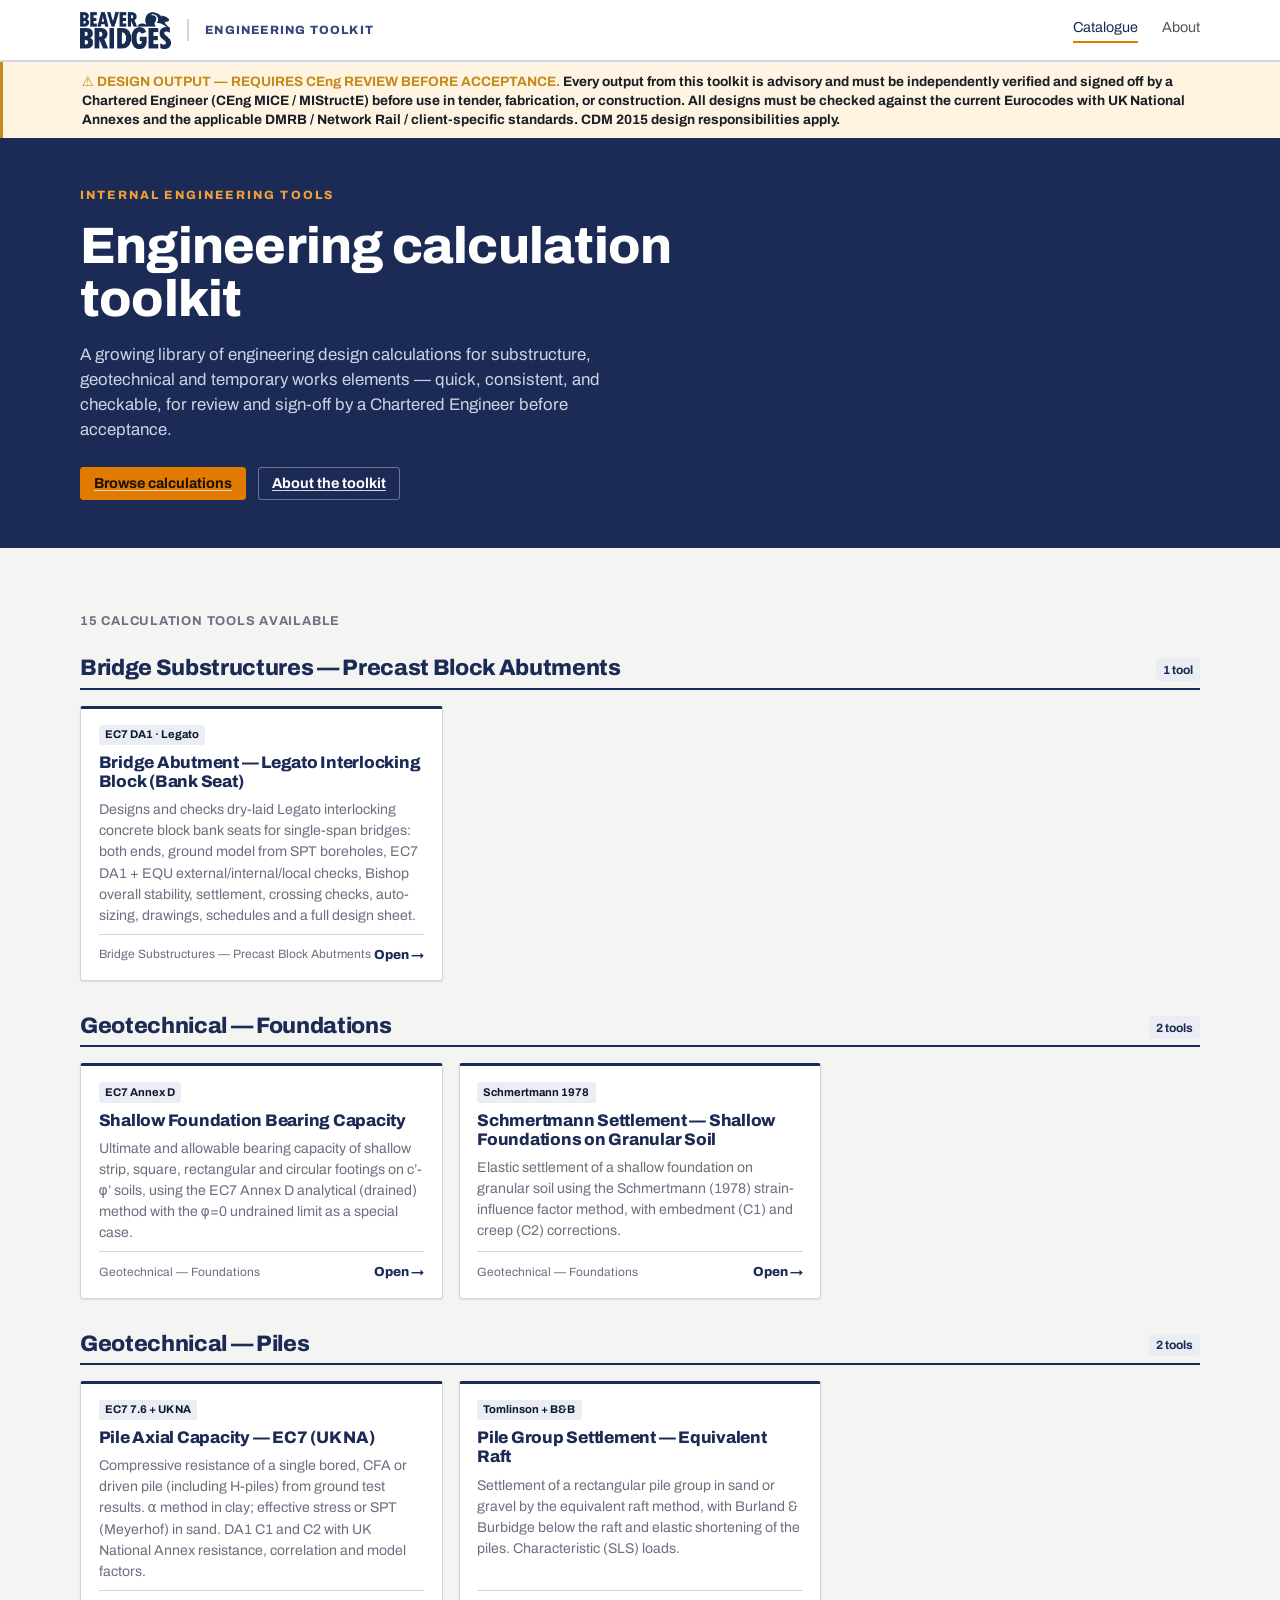
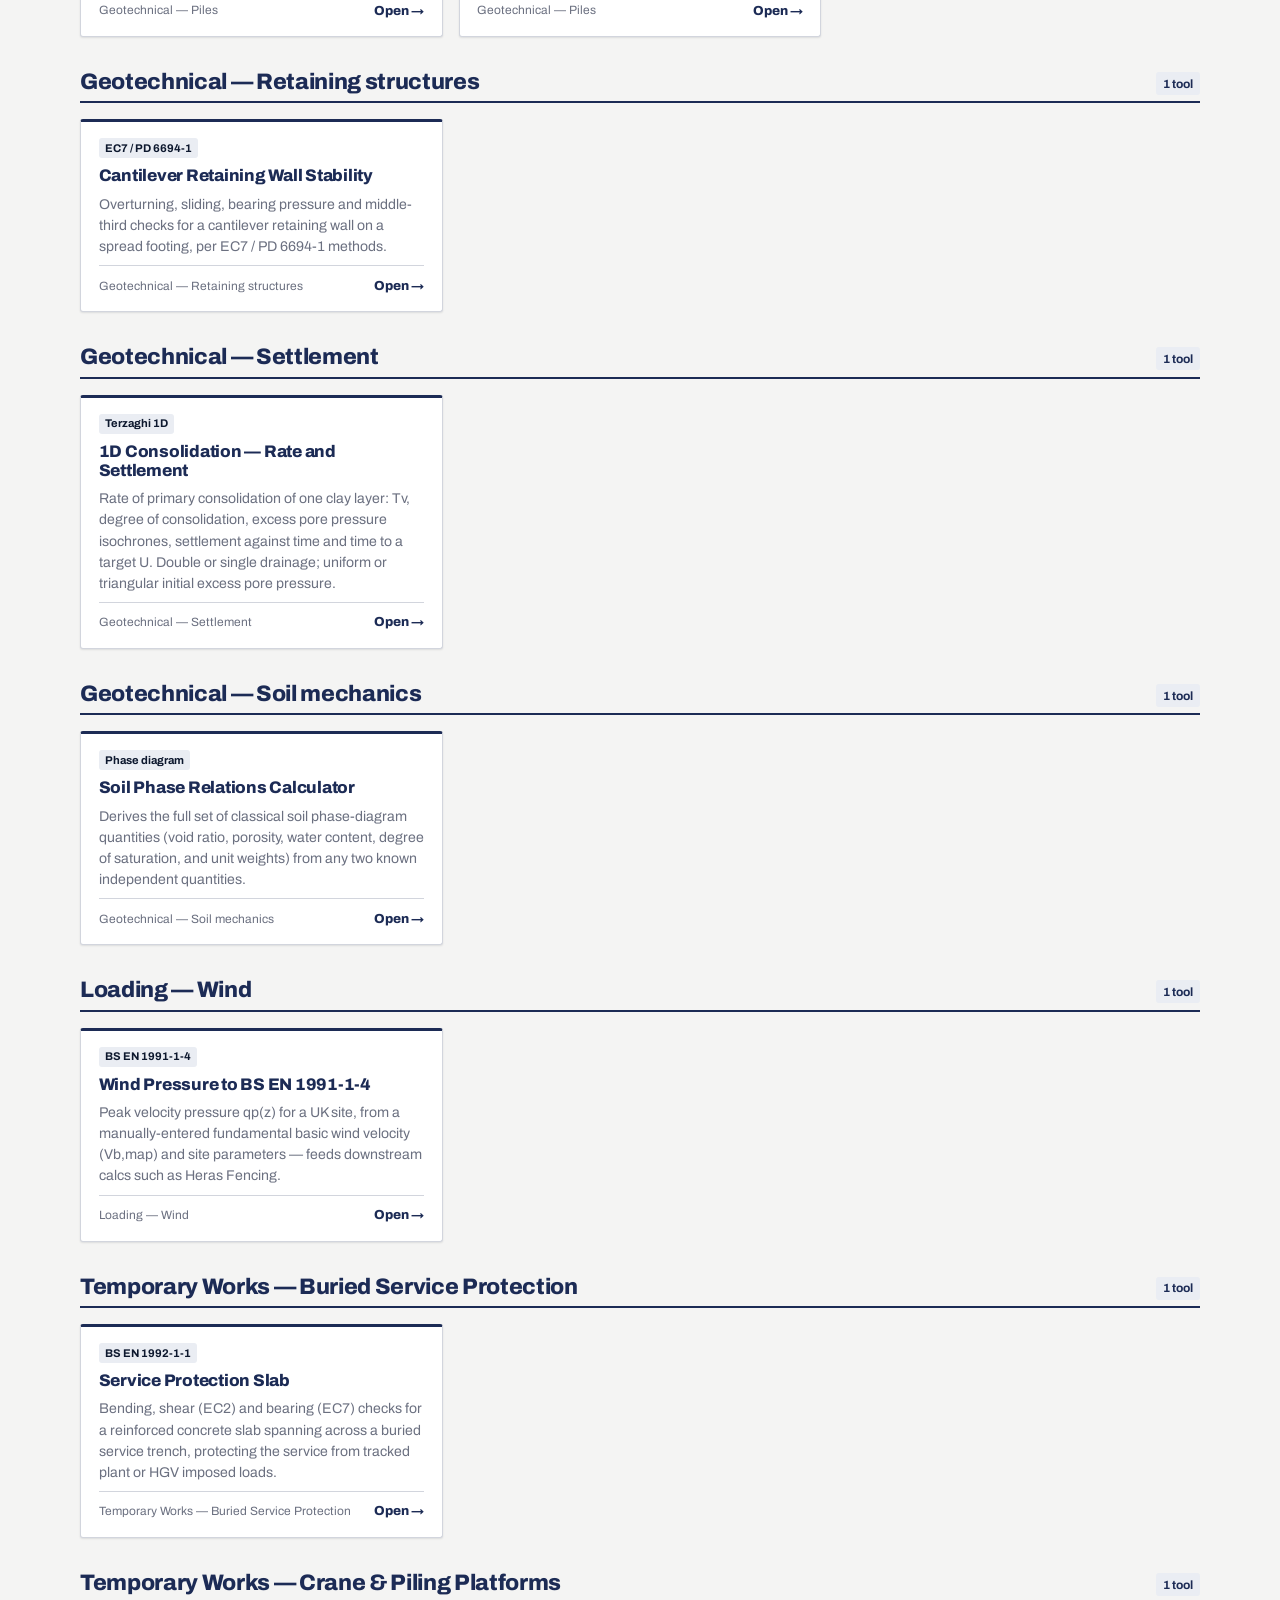
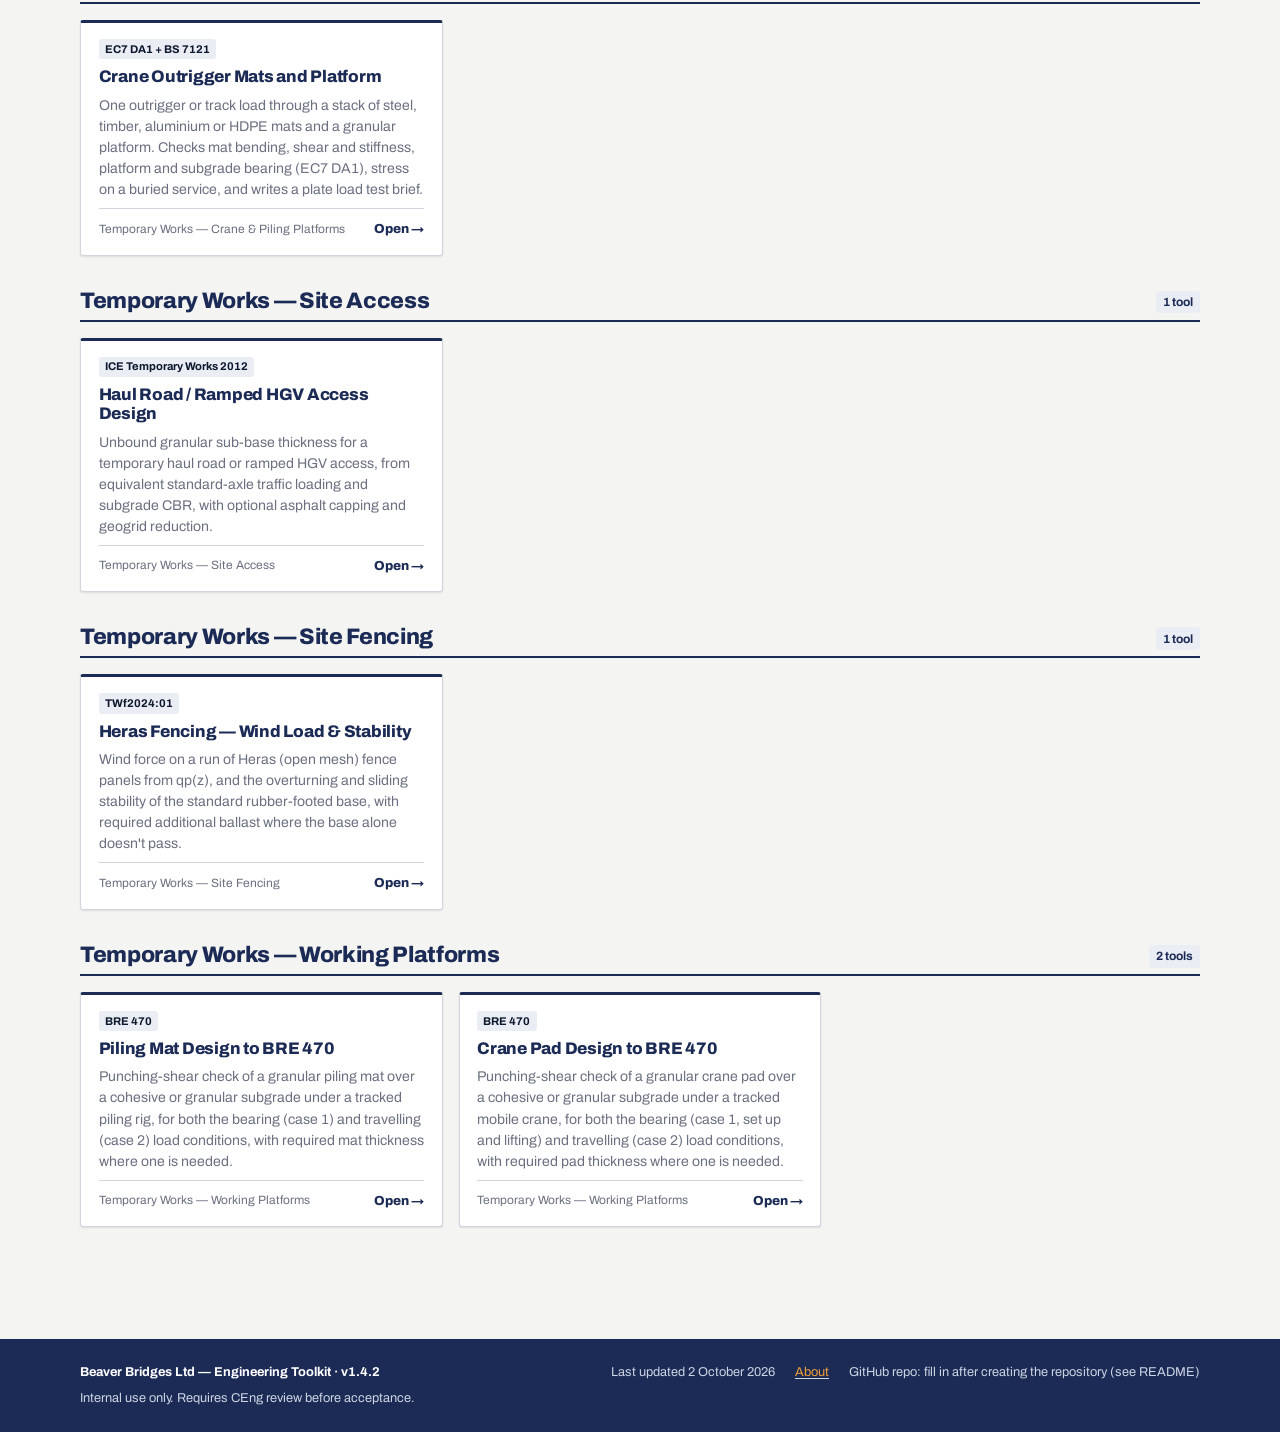
<file: index.html>
<!doctype html>
<html lang="en-GB">
<head>
  <meta charset="utf-8" />
  <meta name="viewport" content="width=device-width, initial-scale=1" />
  <title>Beaver Bridges — Engineering Toolkit</title>
  <meta name="description" content="Engineering design calculation tools for Beaver Bridges Ltd. All outputs require independent review and sign-off by a Chartered Engineer before acceptance." />
  <link rel="icon" href="assets/favicon.ico" />
  <link rel="preconnect" href="https://fonts.googleapis.com" />
  <link rel="preconnect" href="https://fonts.gstatic.com" crossorigin />
  <link href="https://fonts.googleapis.com/css2?family=Archivo:ital,wght@0,400;0,600;0,800;1,400&display=swap" rel="stylesheet" />
  <link rel="stylesheet" href="css/base.css" />
  <link rel="stylesheet" href="css/layout.css" />
  <link rel="stylesheet" href="css/components.css" />
  <link rel="stylesheet" href="css/print.css" />
</head>
<body>
  <header class="site-nav">
    <div class="container">
      <a class="brand" href="index.html">
        <img src="assets/logo.png" alt="Beaver Bridges" />
      </a>
      <span class="divider"></span>
      <span class="tagline">Engineering Toolkit</span>
      <nav>
        <a href="index.html" aria-current="page">Catalogue</a>
        <a href="about.html">About</a>
      </nav>
    </div>
  </header>

  <div class="safety-banner">
    <div class="container">
      <strong class="lead">⚠ DESIGN OUTPUT — REQUIRES CEng REVIEW BEFORE ACCEPTANCE.</strong>
      Every output from this toolkit is advisory and must be independently verified and signed off by a
      Chartered Engineer (CEng MICE / MIStructE) before use in tender, fabrication, or construction. All
      designs must be checked against the current Eurocodes with UK National Annexes and the applicable
      DMRB / Network Rail / client-specific standards. CDM 2015 design responsibilities apply.
    </div>
  </div>

  <section class="hero">
    <div class="container">
      <div class="kicker">Internal engineering tools</div>
      <h1>Engineering calculation toolkit</h1>
      <p>A growing library of engineering design calculations for substructure, geotechnical and temporary works elements — quick, consistent, and checkable, for review and sign-off by a Chartered Engineer before acceptance.</p>
      <div class="hero-actions">
        <a href="#catalogue-root" class="btn btn-hero-primary">Browse calculations</a>
        <a href="about.html" class="btn btn-hero-secondary">About the toolkit</a>
      </div>
    </div>
  </section>

  <main>
    <div class="container catalogue-intro">
      <p class="catalogue-count" id="catalogue-count"></p>
      <div id="catalogue-root"></div>
    </div>
  </main>

  <footer class="site-footer">
    <div class="container">
      <strong>Beaver Bridges Ltd — Engineering Toolkit · v1.4.2</strong>
      <span>Last updated 2 October 2026</span>
      <a href="about.html">About</a>
      <span>GitHub repo: fill in after creating the repository (see README)</span>
      <span>Internal use only. Requires CEng review before acceptance.</span>
    </div>
  </footer>

  <script type="module" src="js/main.js"></script>
</body>
</html>
</file>
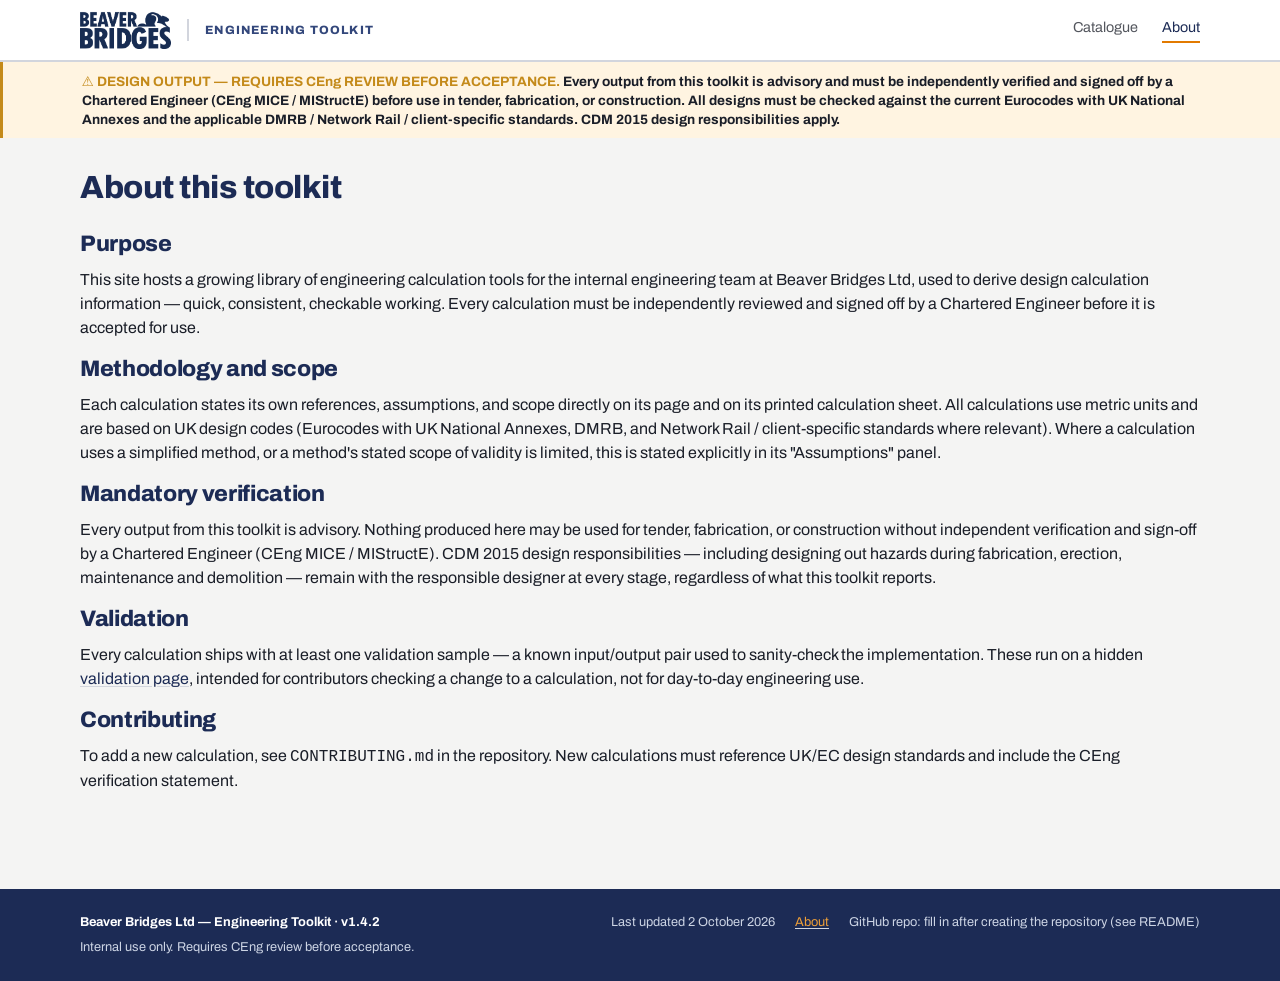
<file: about.html>
<!doctype html>
<html lang="en-GB">
<head>
  <meta charset="utf-8" />
  <meta name="viewport" content="width=device-width, initial-scale=1" />
  <title>About — Beaver Bridges Engineering Toolkit</title>
  <link rel="icon" href="assets/favicon.ico" />
  <link rel="preconnect" href="https://fonts.googleapis.com" />
  <link rel="preconnect" href="https://fonts.gstatic.com" crossorigin />
  <link href="https://fonts.googleapis.com/css2?family=Archivo:ital,wght@0,400;0,600;0,800;1,400&display=swap" rel="stylesheet" />
  <link rel="stylesheet" href="css/base.css" />
  <link rel="stylesheet" href="css/layout.css" />
  <link rel="stylesheet" href="css/components.css" />
  <link rel="stylesheet" href="css/print.css" />
</head>
<body>
  <header class="site-nav">
    <div class="container">
      <a class="brand" href="index.html">
        <img src="assets/logo.png" alt="Beaver Bridges" />
      </a>
      <span class="divider"></span>
      <span class="tagline">Engineering Toolkit</span>
      <nav>
        <a href="index.html">Catalogue</a>
        <a href="about.html" aria-current="page">About</a>
      </nav>
    </div>
  </header>

  <div class="safety-banner">
    <div class="container">
      <strong class="lead">⚠ DESIGN OUTPUT — REQUIRES CEng REVIEW BEFORE ACCEPTANCE.</strong>
      Every output from this toolkit is advisory and must be independently verified and signed off by a
      Chartered Engineer (CEng MICE / MIStructE) before use in tender, fabrication, or construction. All
      designs must be checked against the current Eurocodes with UK National Annexes and the applicable
      DMRB / Network Rail / client-specific standards. CDM 2015 design responsibilities apply.
    </div>
  </div>

  <main>
    <div class="container">
      <div class="page-header">
        <h1>About this toolkit</h1>
      </div>

      <h2>Purpose</h2>
      <p>
        This site hosts a growing library of engineering calculation tools for the internal engineering
        team at Beaver Bridges Ltd, used to derive design calculation information — quick, consistent,
        checkable working. Every calculation must be independently reviewed and signed off by a Chartered
        Engineer before it is accepted for use.
      </p>

      <h2>Methodology and scope</h2>
      <p>
        Each calculation states its own references, assumptions, and scope directly on its page and on its
        printed calculation sheet. All calculations use metric units and are based on UK design codes
        (Eurocodes with UK National Annexes, DMRB, and Network Rail / client-specific standards where
        relevant). Where a calculation uses a simplified method, or a method's stated scope of validity is
        limited, this is stated explicitly in its "Assumptions" panel.
      </p>

      <h2>Mandatory verification</h2>
      <p>
        Every output from this toolkit is advisory. Nothing produced here may be used for tender,
        fabrication, or construction without independent verification and sign-off by a Chartered Engineer
        (CEng MICE / MIStructE). CDM 2015 design responsibilities — including designing out hazards during
        fabrication, erection, maintenance and demolition — remain with the responsible designer at every
        stage, regardless of what this toolkit reports.
      </p>

      <h2>Validation</h2>
      <p>
        Every calculation ships with at least one validation sample — a known input/output pair used to
        sanity-check the implementation. These run on a hidden <a href="test.html">validation page</a>,
        intended for contributors checking a change to a calculation, not for day-to-day engineering use.
      </p>

      <h2>Contributing</h2>
      <p>
        To add a new calculation, see <code>CONTRIBUTING.md</code> in the repository. New calculations must
        reference UK/EC design standards and include the CEng verification statement.
      </p>
    </div>
  </main>

  <footer class="site-footer">
    <div class="container">
      <strong>Beaver Bridges Ltd — Engineering Toolkit · v1.4.2</strong>
      <span>Last updated 2 October 2026</span>
      <a href="about.html">About</a>
      <span>GitHub repo: fill in after creating the repository (see README)</span>
      <span>Internal use only. Requires CEng review before acceptance.</span>
    </div>
  </footer>
</body>
</html>
</file>
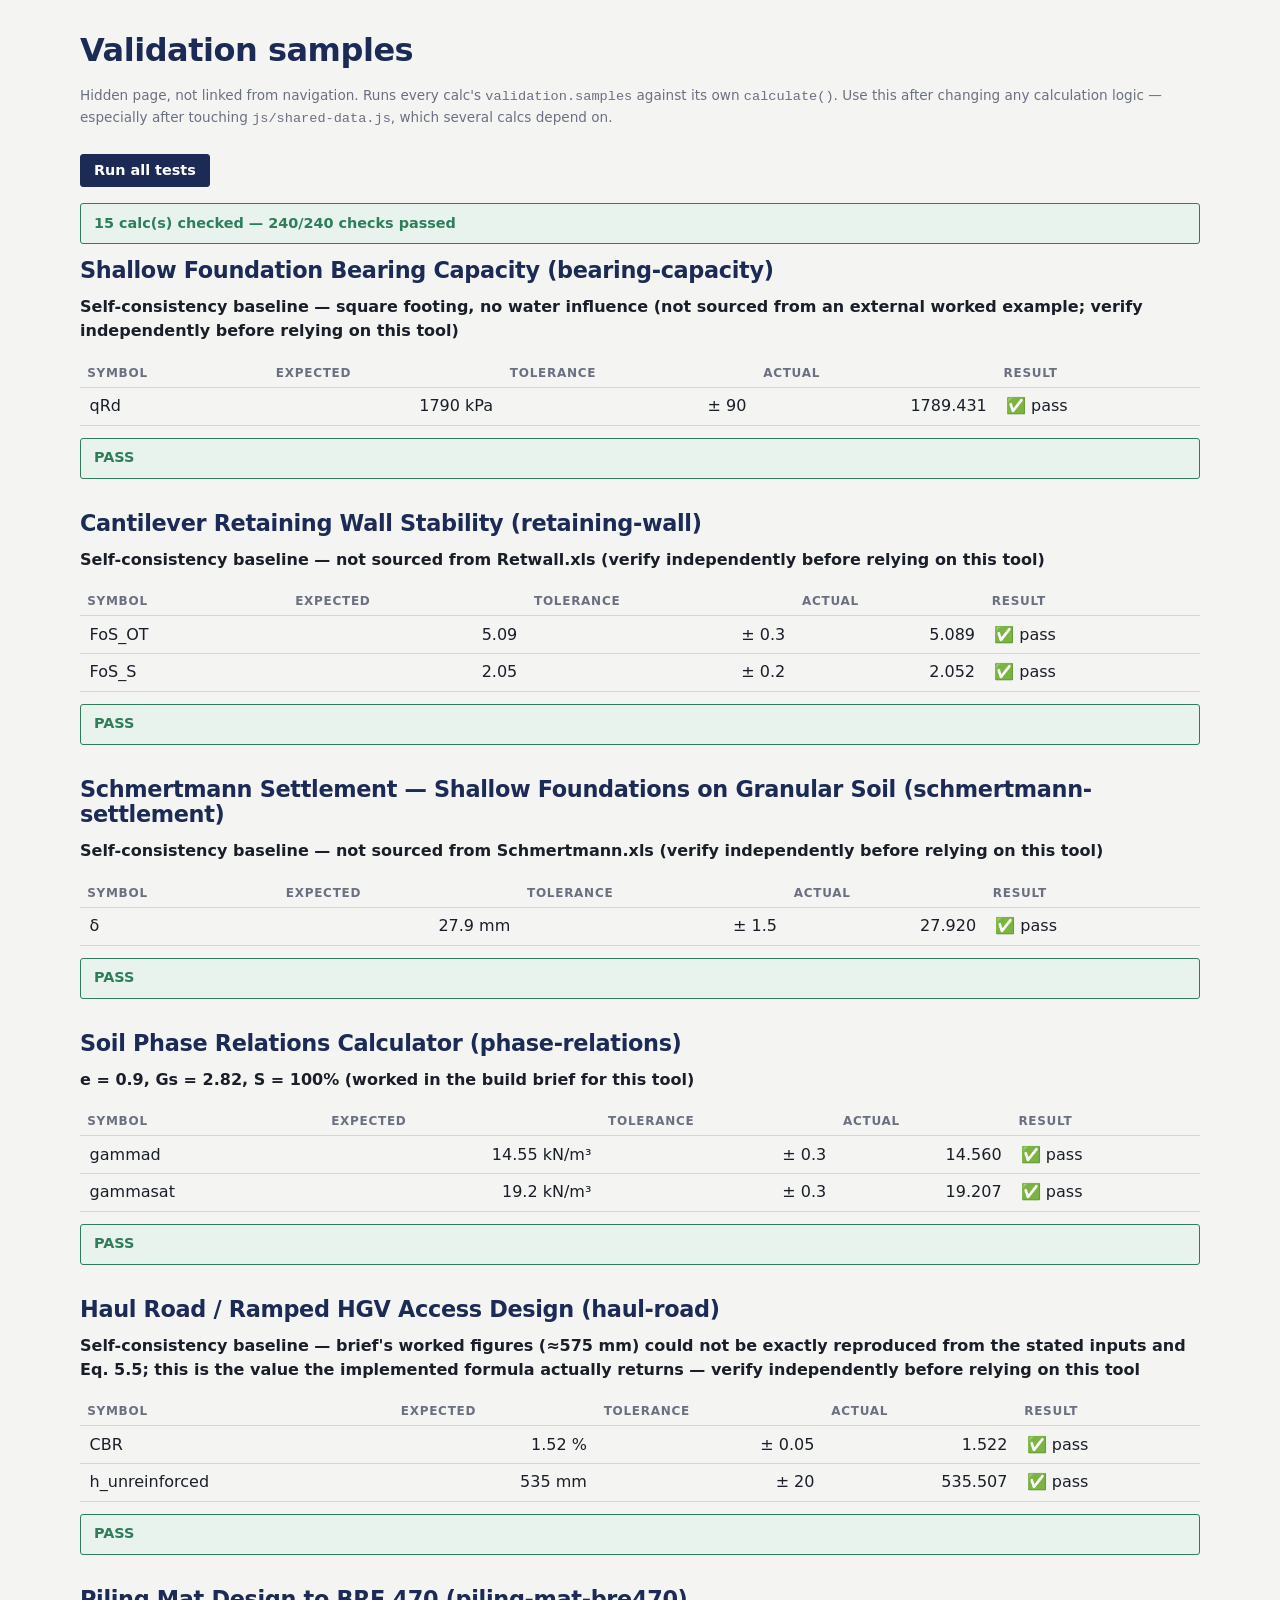
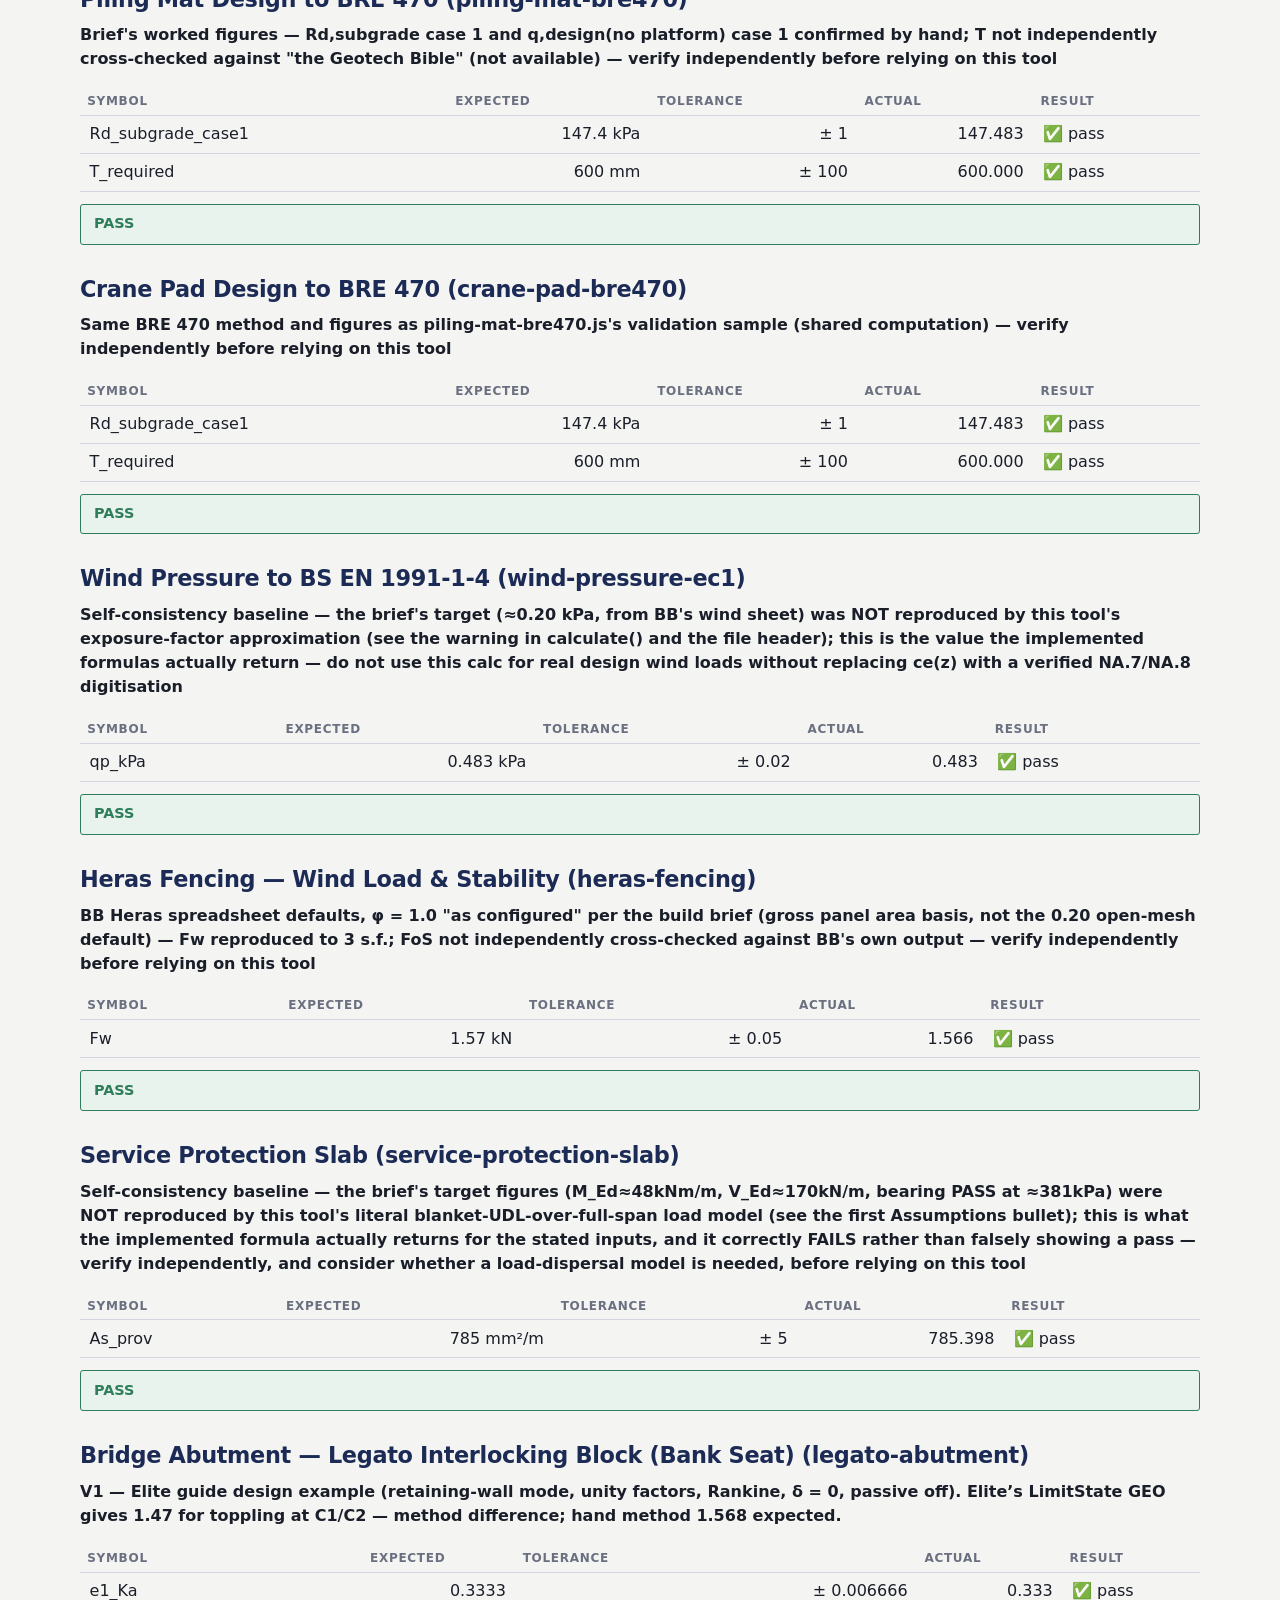
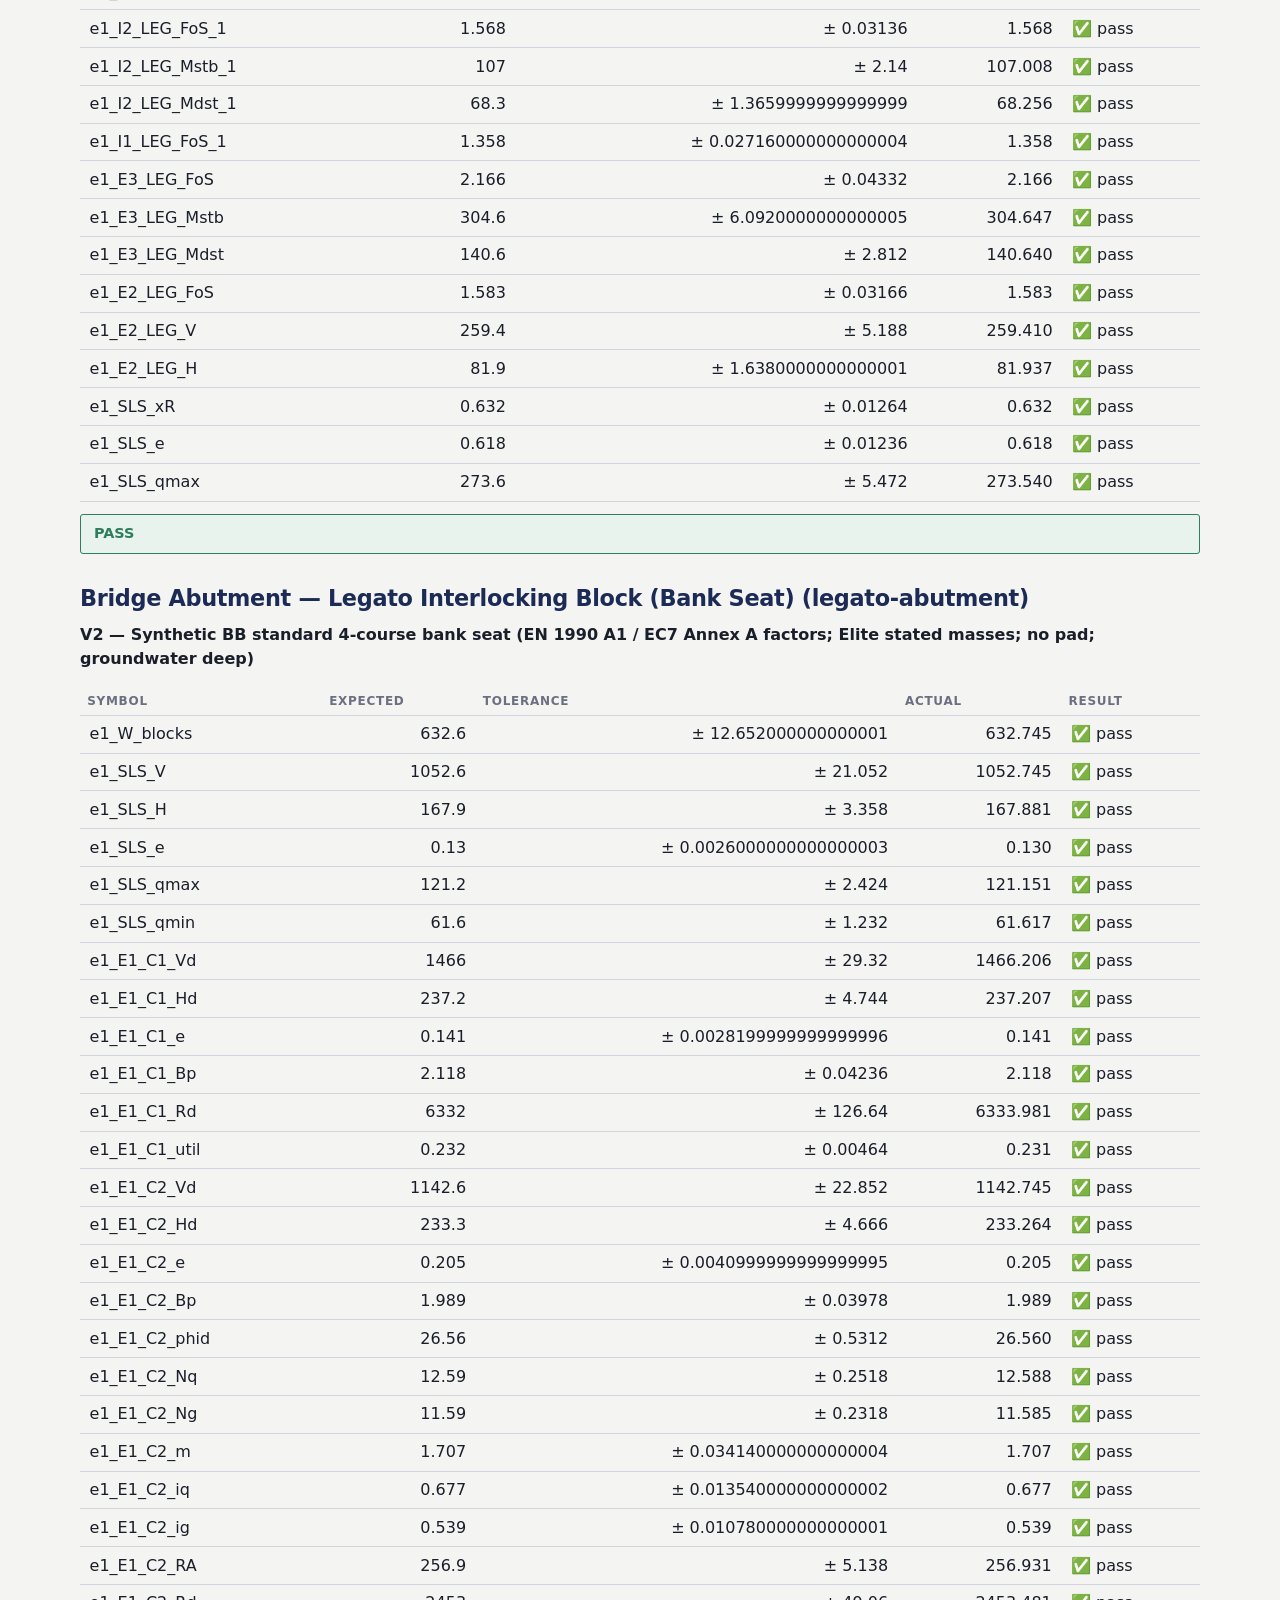
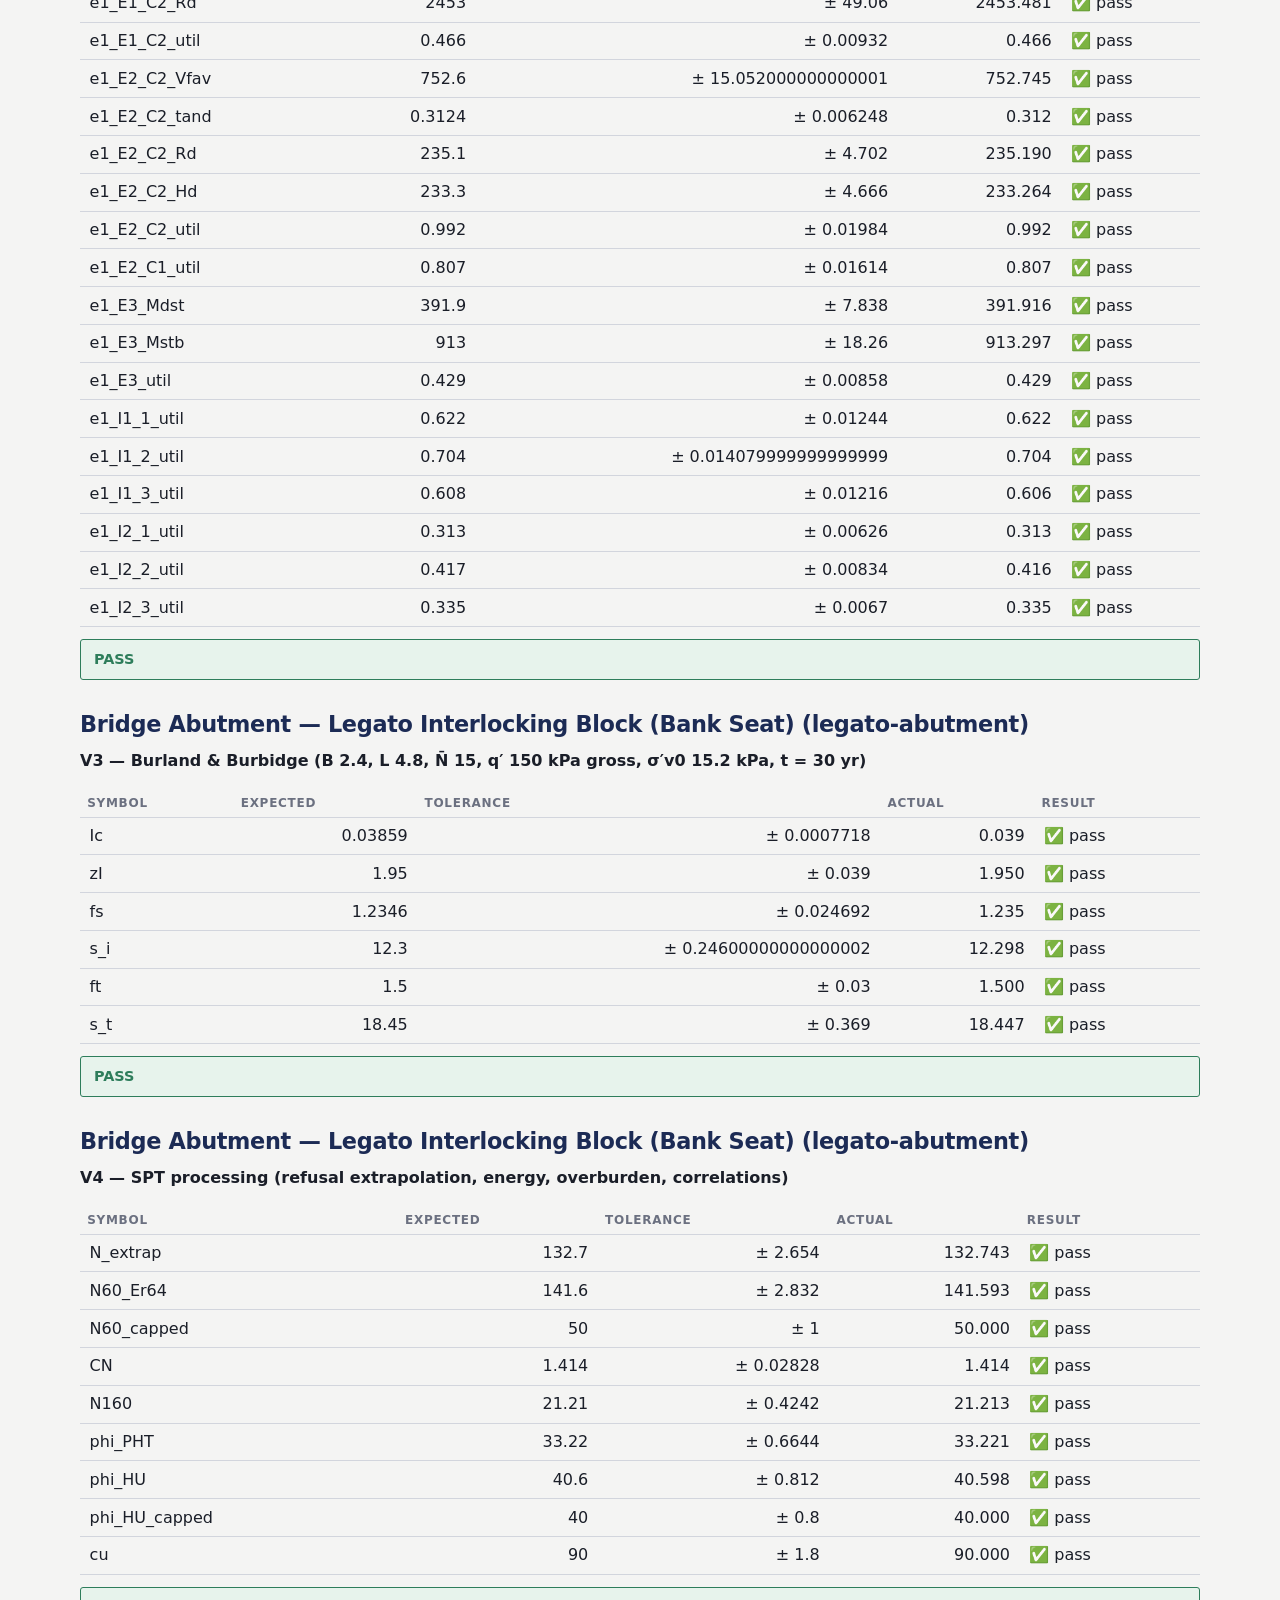
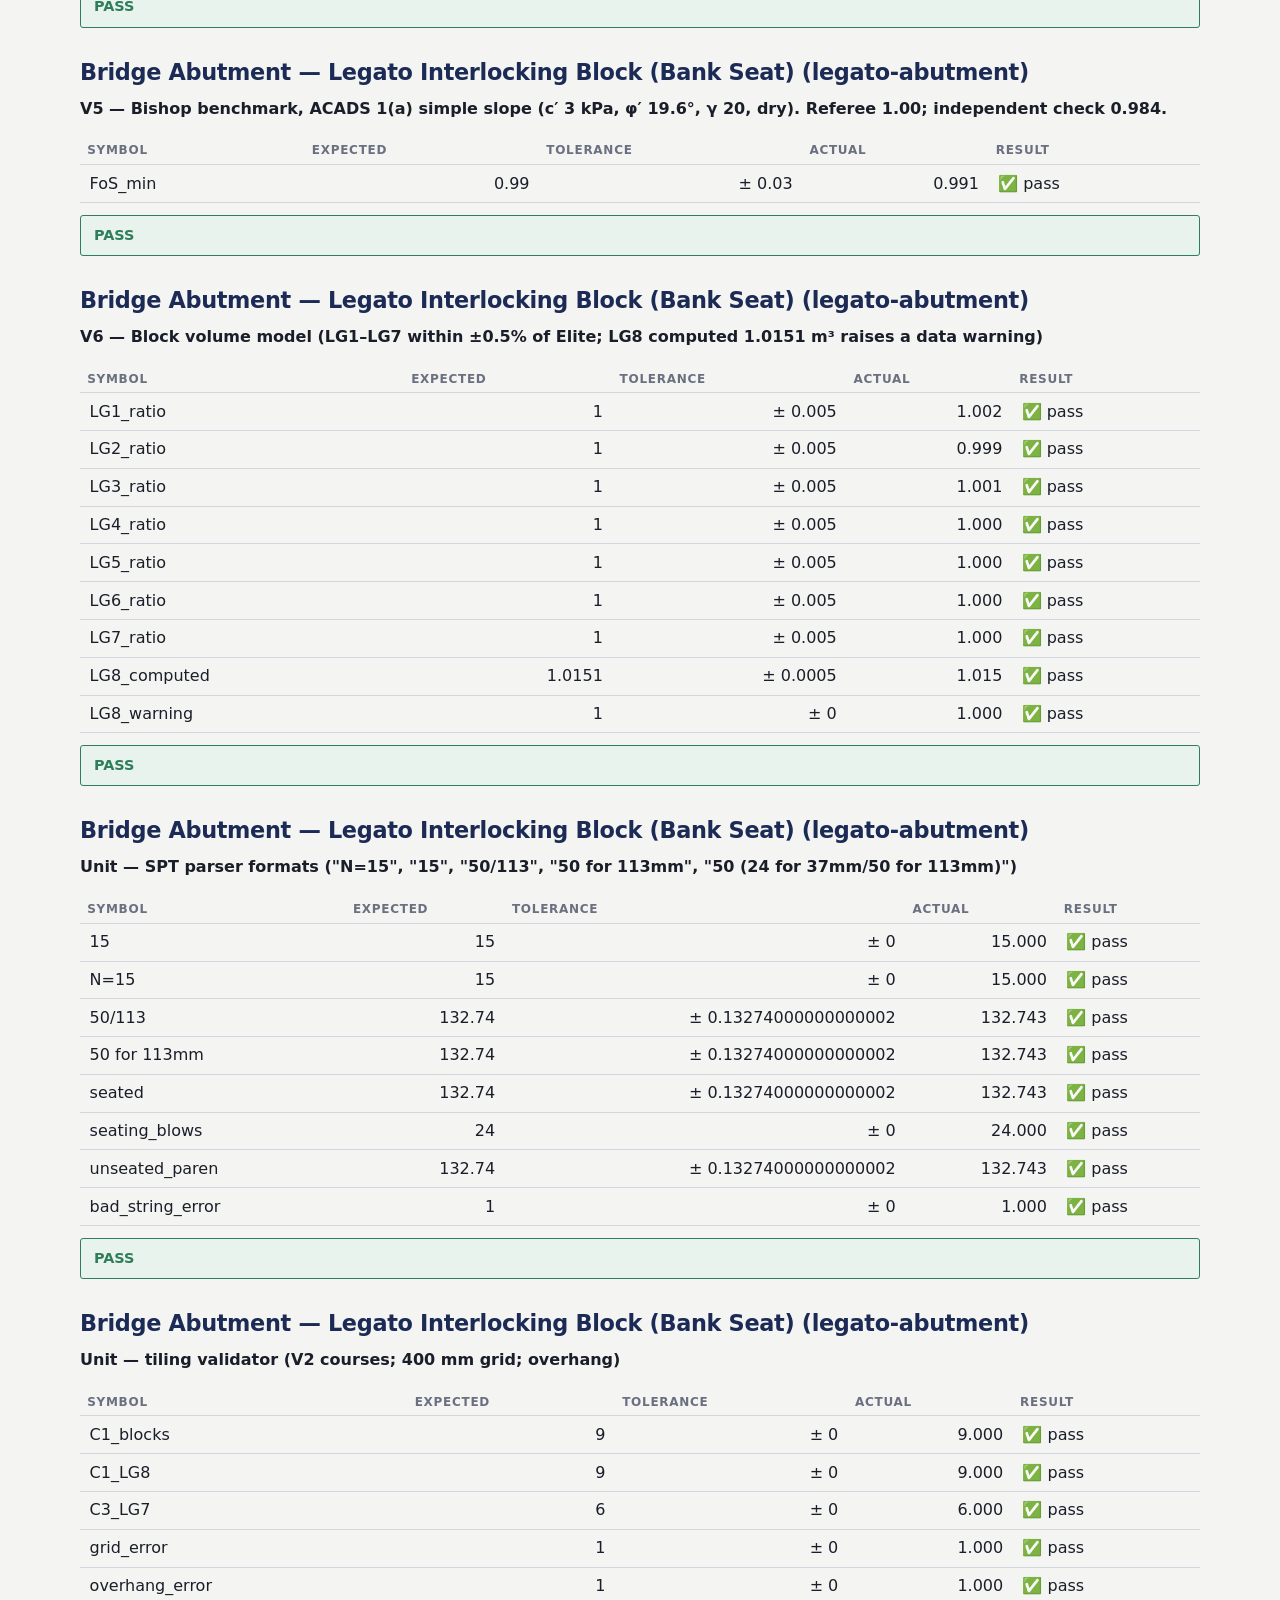
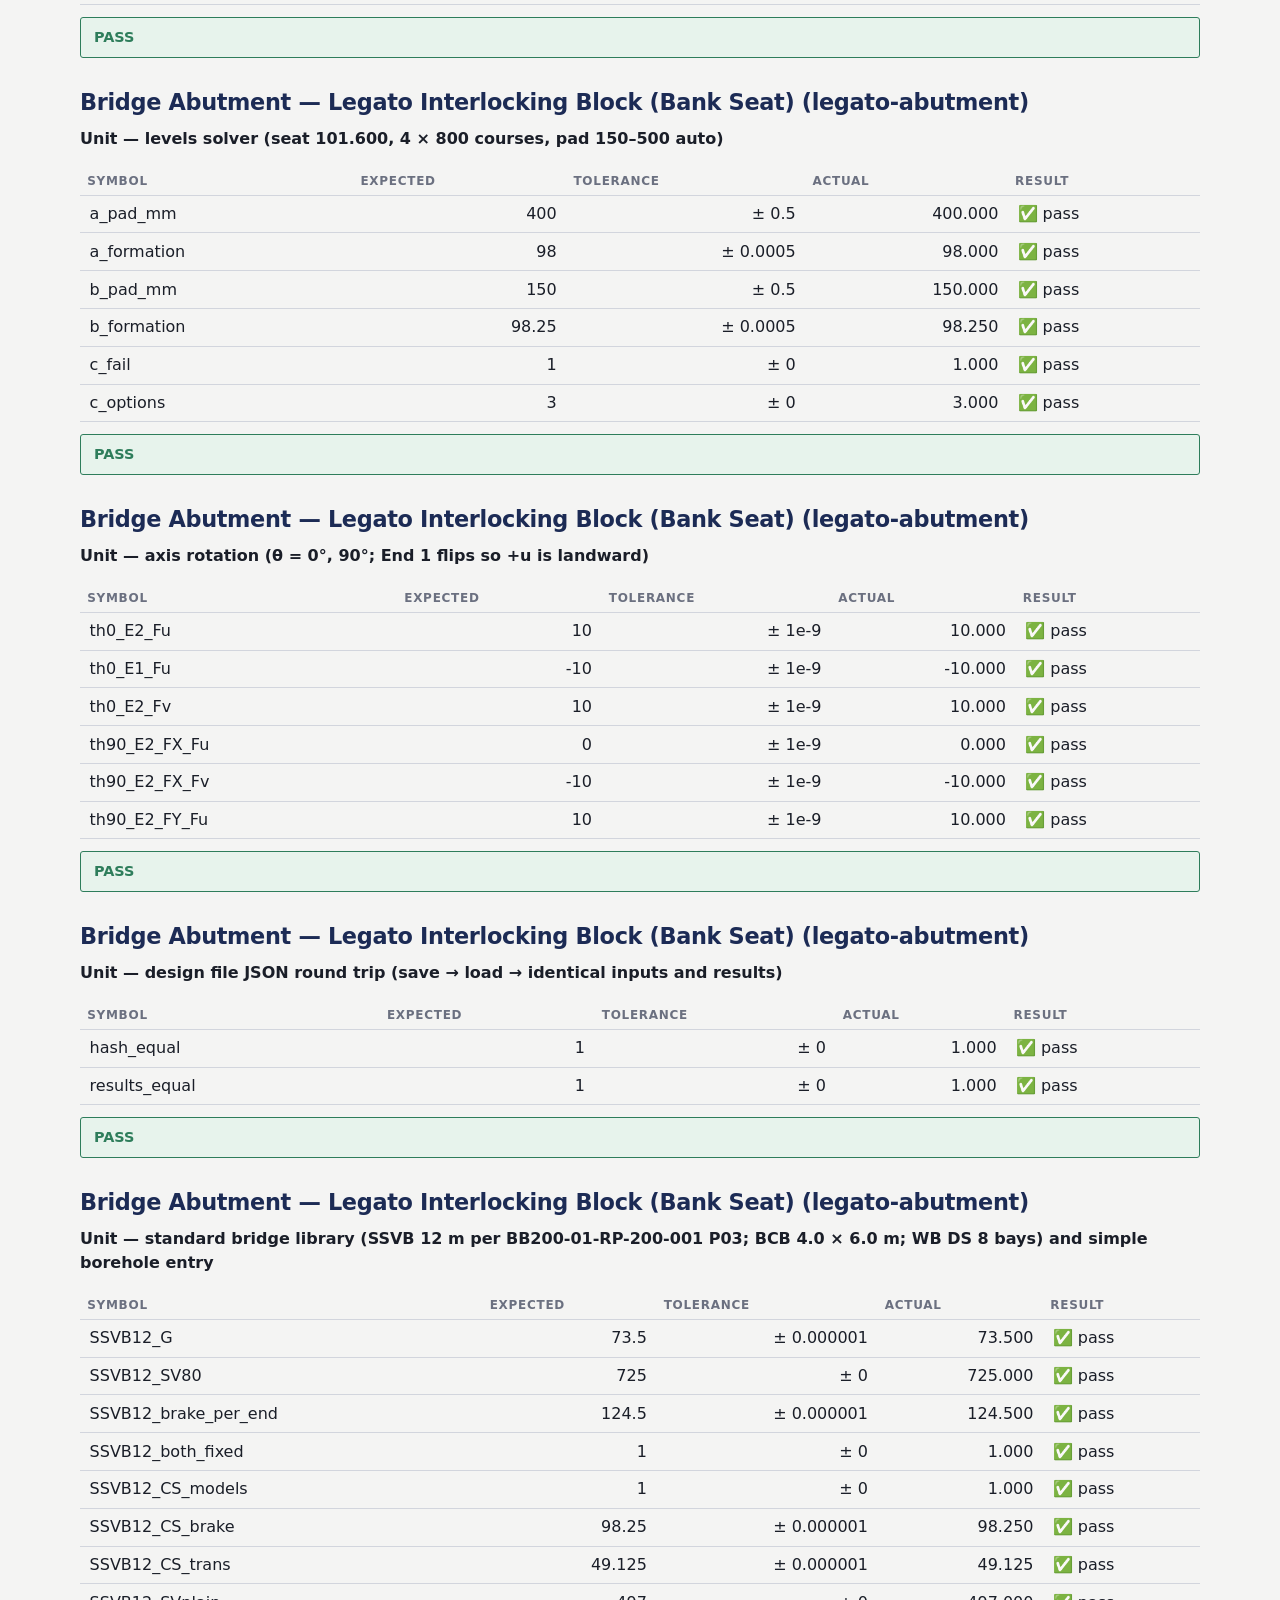
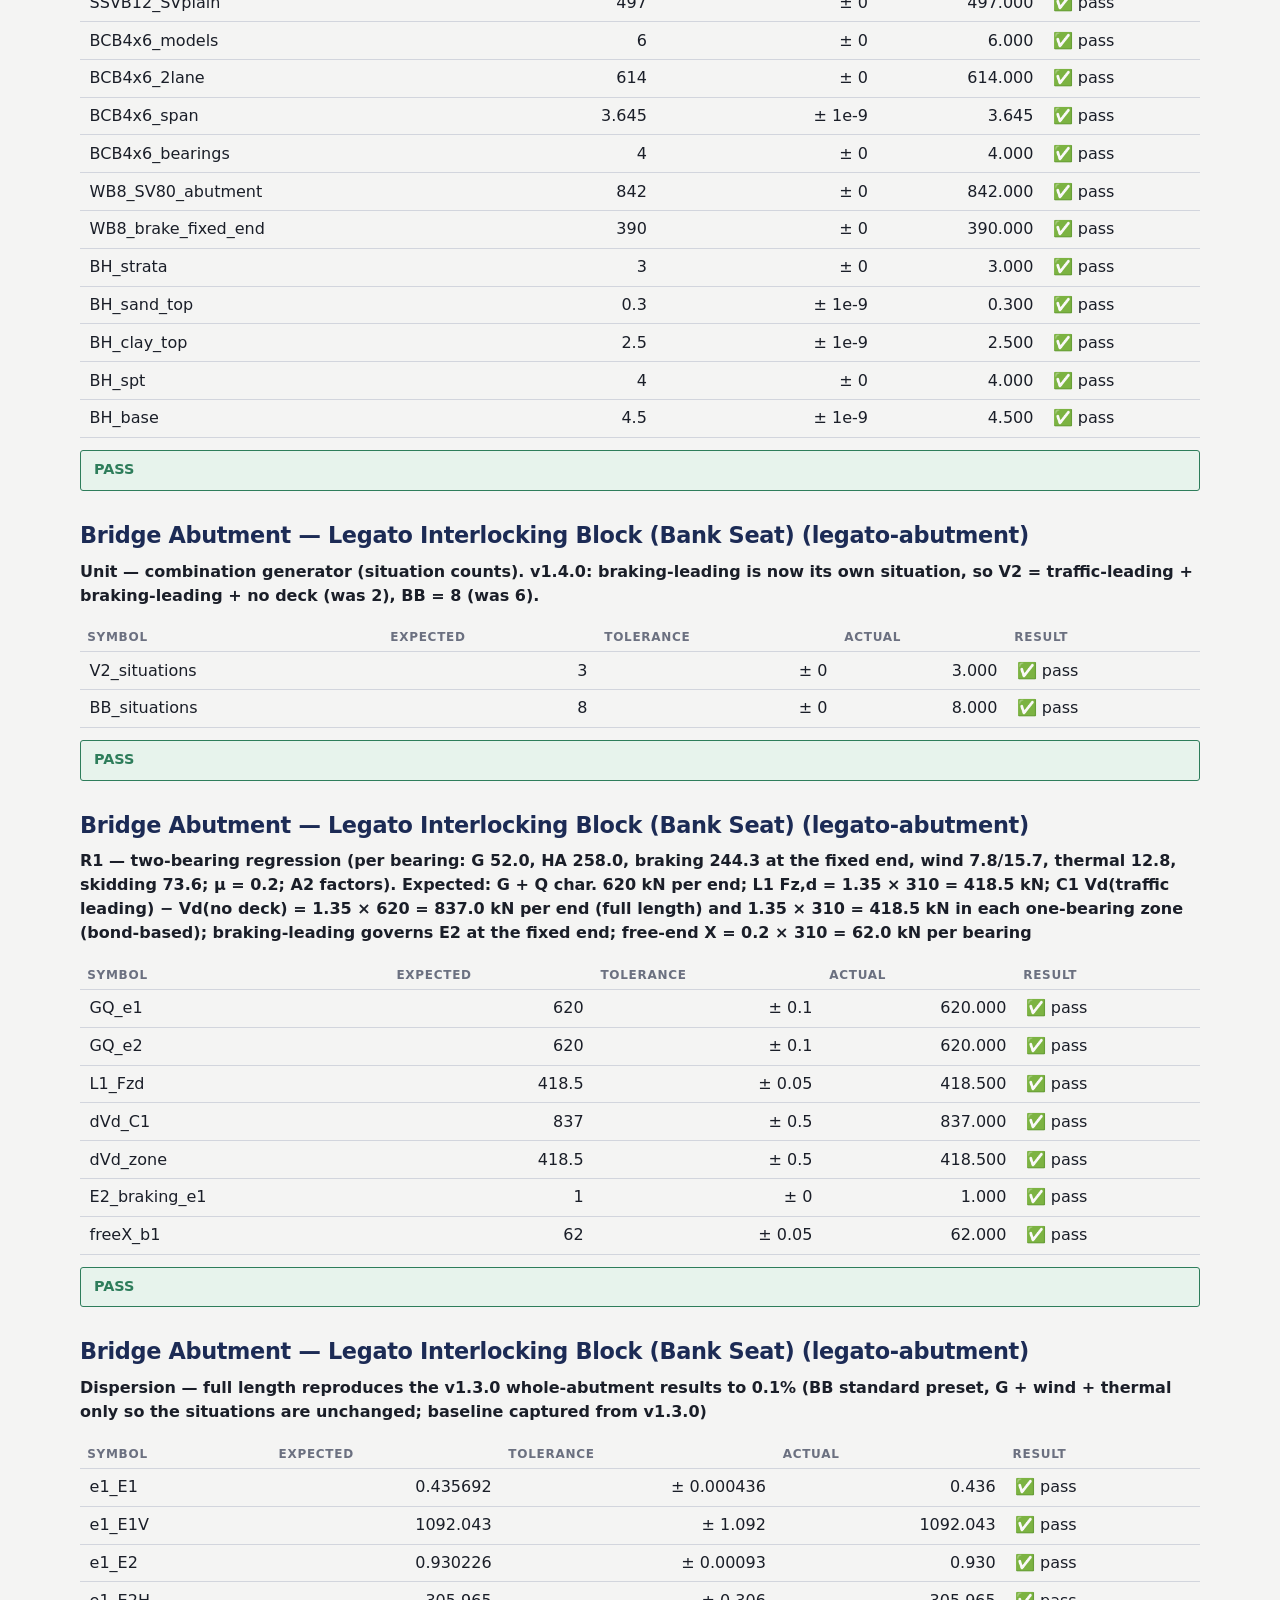
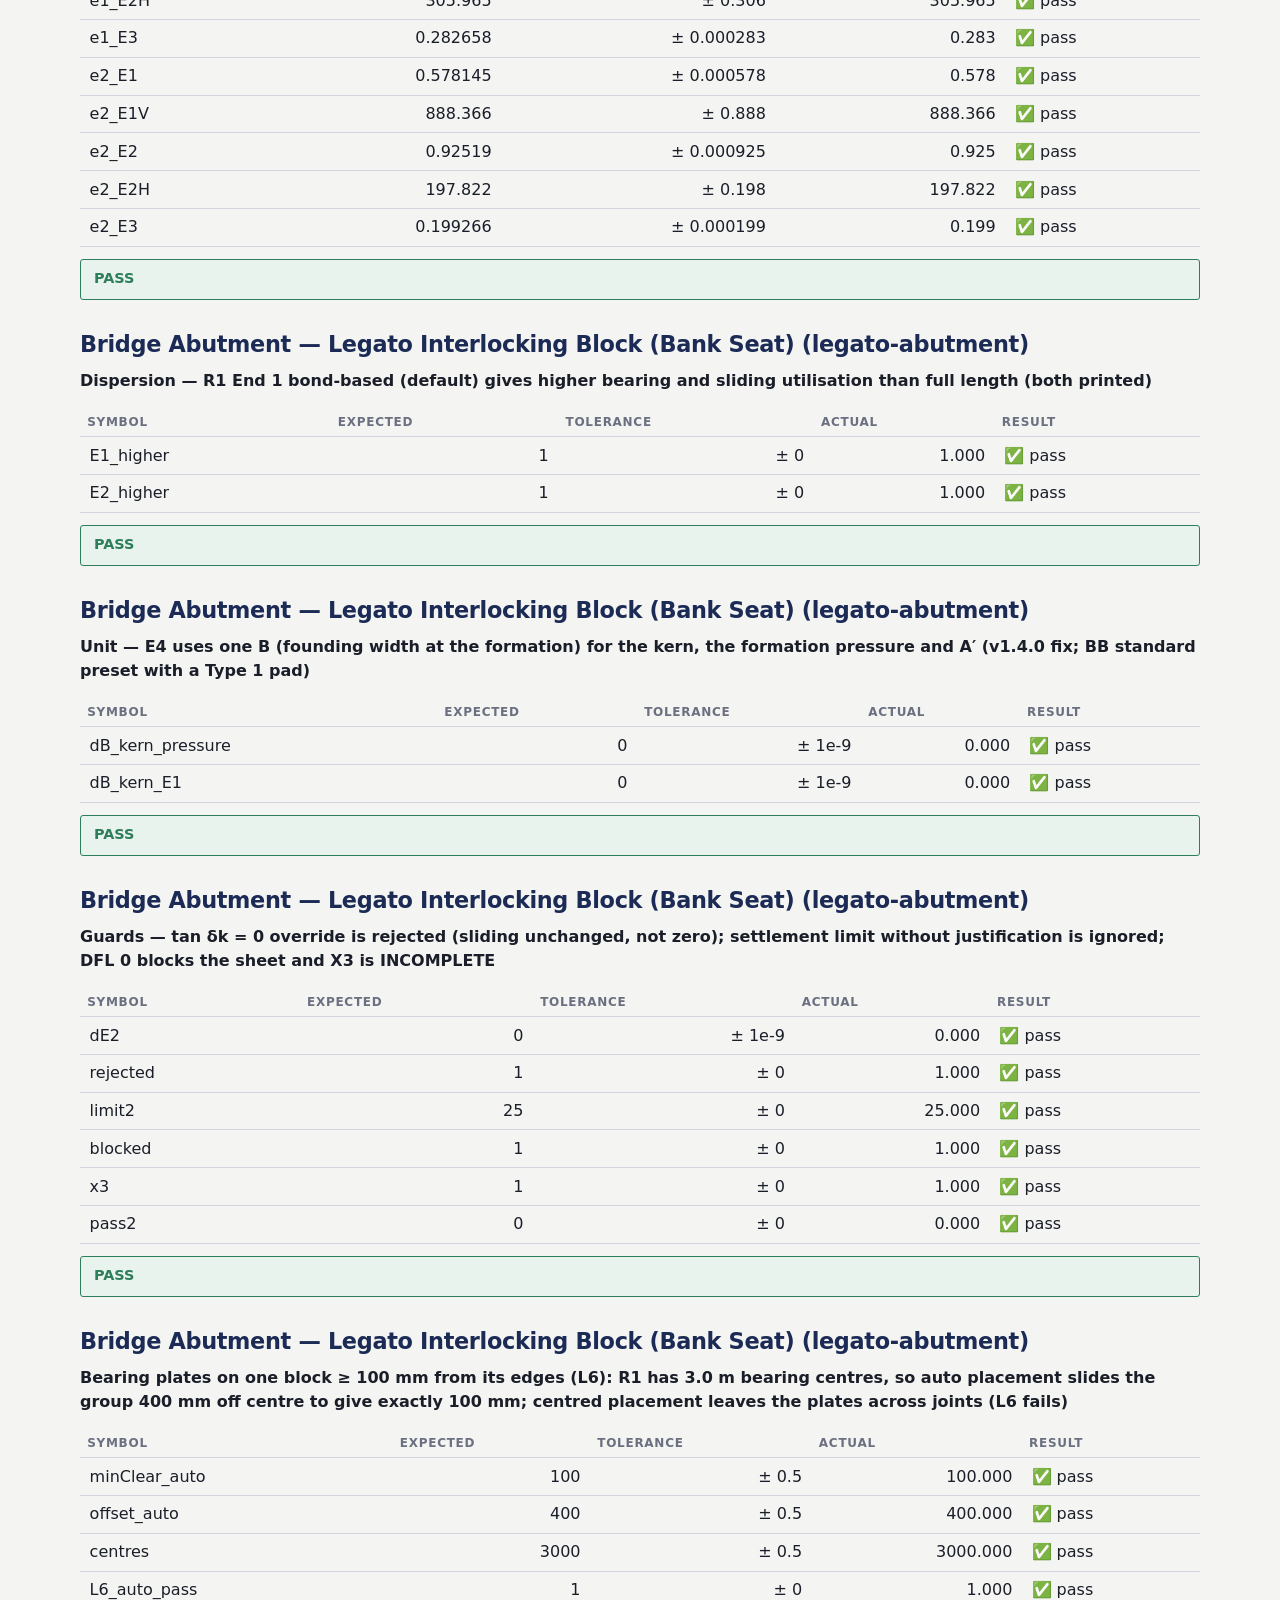
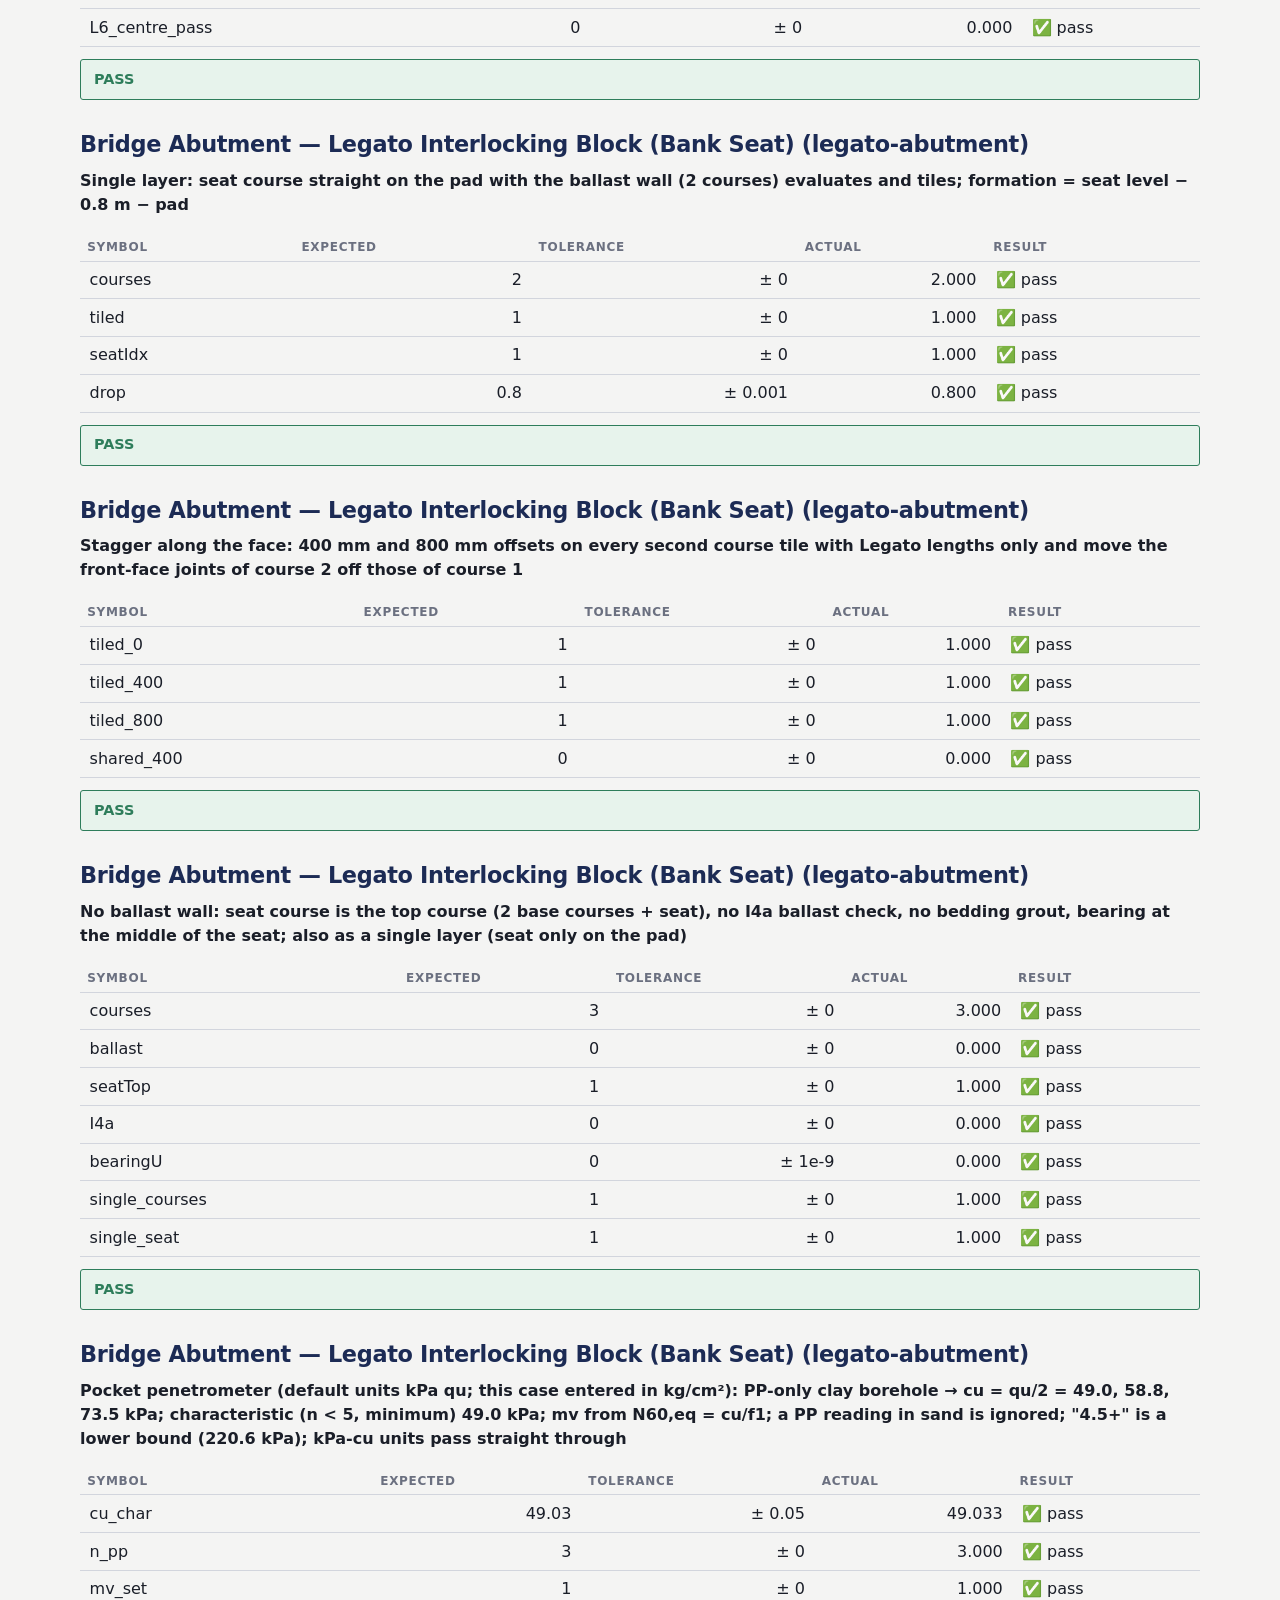
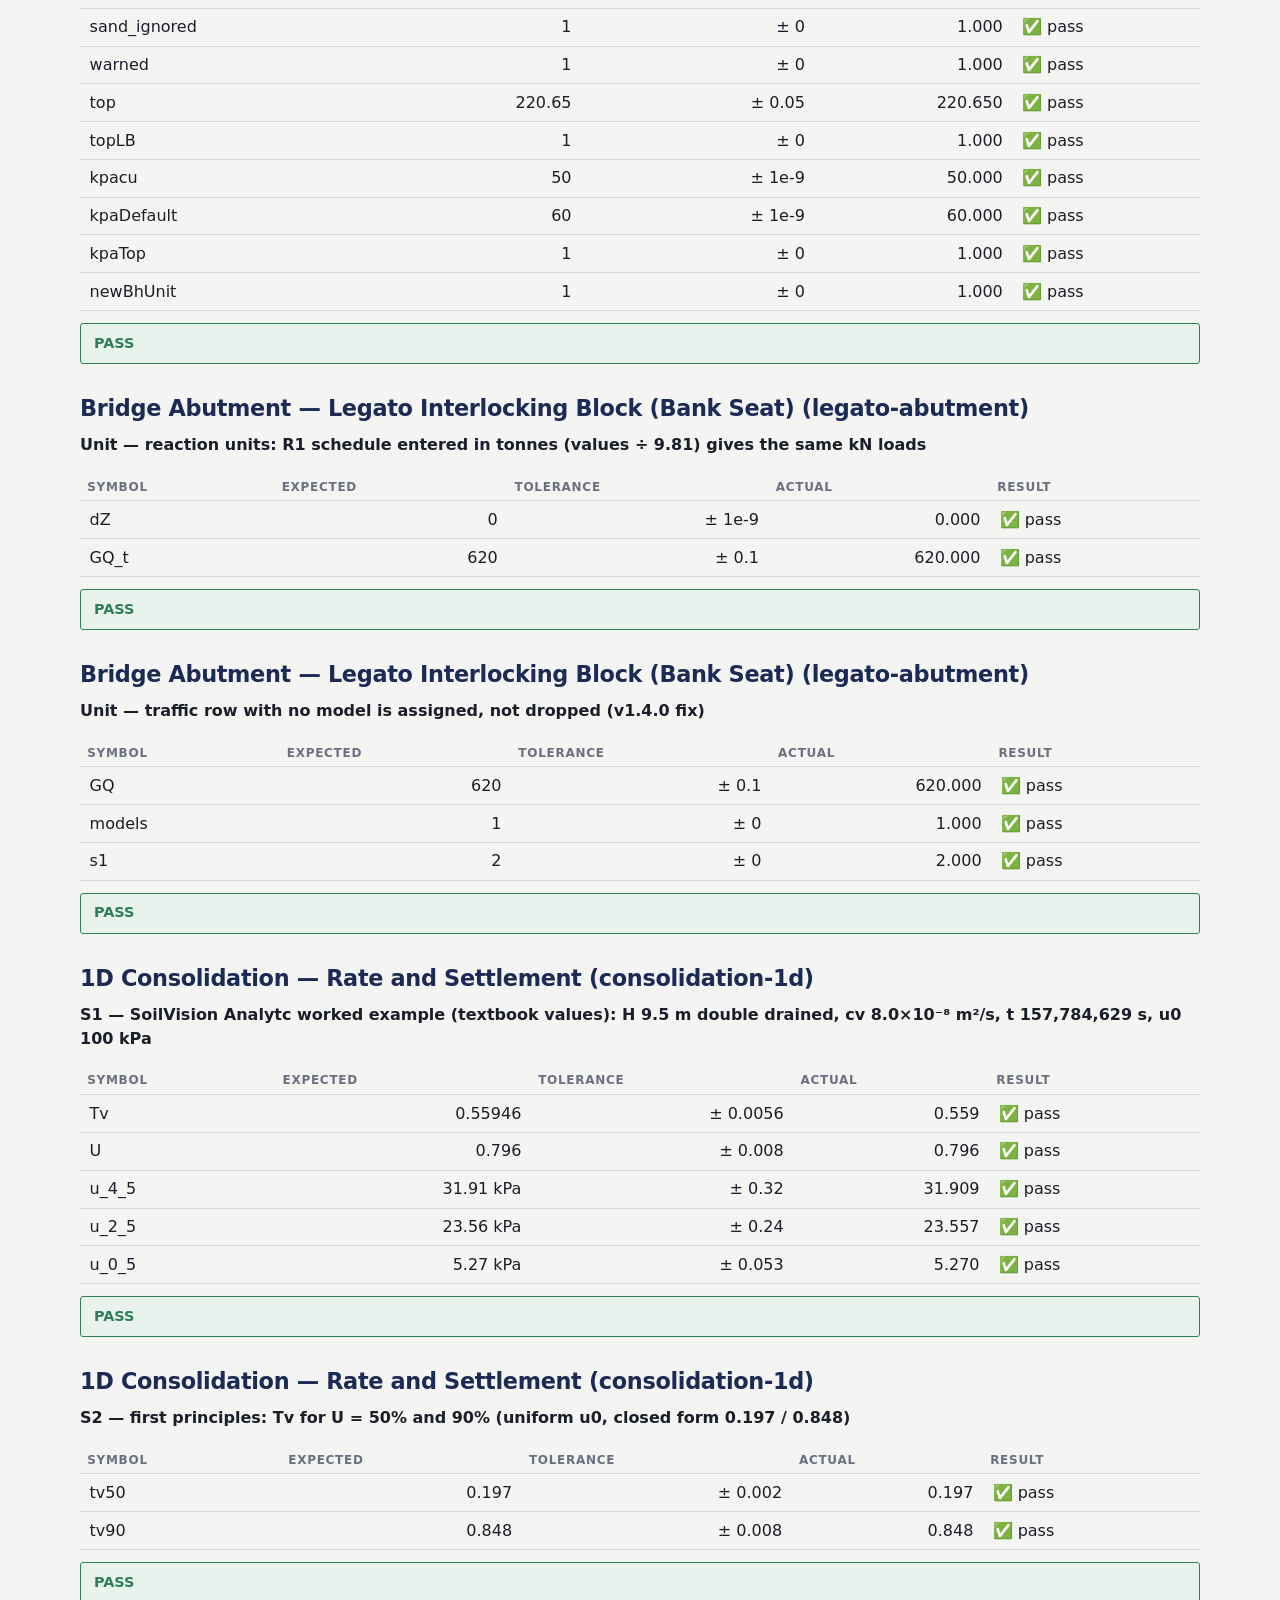
<file: test.html>
<!doctype html>
<html lang="en-GB">
<head>
  <meta charset="utf-8" />
  <meta name="viewport" content="width=device-width, initial-scale=1" />
  <title>Validation — Beaver Bridges Engineering Toolkit</title>
  <meta name="robots" content="noindex" />
  <link rel="icon" href="assets/favicon.ico" />
  <link rel="stylesheet" href="css/base.css" />
  <link rel="stylesheet" href="css/layout.css" />
  <link rel="stylesheet" href="css/components.css" />
</head>
<body>
  <main>
    <div class="container">
      <div class="page-header">
        <h1>Validation samples</h1>
        <p class="muted">
          Hidden page, not linked from navigation. Runs every calc's <code>validation.samples</code>
          against its own <code>calculate()</code>. Use this after changing any calculation logic —
          especially after touching <code>js/shared-data.js</code>, which several calcs depend on.
        </p>
      </div>
      <div class="btn-row">
        <button type="button" class="btn" id="run-all-btn">Run all tests</button>
      </div>
      <p id="summary-line" class="verdict-banner"></p>
      <div id="validation-root"></div>
    </div>
  </main>

  <script type="module">
    import { registry } from './js/registry.js';
    import { runValidation } from './js/validate.js';
    import { escapeHtml } from './js/formatters.js';

    const root = document.getElementById('validation-root');
    const summaryLine = document.getElementById('summary-line');
    const runAllBtn = document.getElementById('run-all-btn');

    function render() {
      const rows = runValidation(registry);
      root.innerHTML = '';

      let totalChecks = 0, passedChecks = 0, anyNoSamples = false, anyError = false;

      rows.forEach((row) => {
        const section = document.createElement('section');
        section.style.marginBottom = '2rem';

        if (row.noSamples) {
          anyNoSamples = true;
          section.innerHTML = `<h2>${escapeHtml(row.calcTitle)} (${escapeHtml(row.calcId)})</h2>
            <p class="verdict-banner fail">No validation samples defined.</p>`;
          root.append(section);
          return;
        }

        totalChecks += row.checks.length;
        passedChecks += row.checks.filter((c) => c.pass).length;
        if (row.error) anyError = true;

        const allPass = row.checks.every((c) => c.pass) && !row.error;
        section.innerHTML = `
          <h2>${escapeHtml(row.calcTitle)} (${escapeHtml(row.calcId)})</h2>
          <p><strong>${escapeHtml(row.sampleName)}</strong></p>
          ${row.error ? `<p class="verdict-banner fail">Error: ${escapeHtml(row.error)}</p>` : ''}
          <table>
            <thead><tr><th>Symbol</th><th>Expected</th><th>Tolerance</th><th>Actual</th><th>Result</th></tr></thead>
            <tbody>
              ${row.checks.map((c) => `
                <tr>
                  <td>${escapeHtml(c.symbol)}</td>
                  <td class="num">${c.expected} ${escapeHtml(c.unit || '')}</td>
                  <td class="num">± ${c.tol}</td>
                  <td class="num">${c.actual === undefined ? '—' : c.actual.toFixed(3)}</td>
                  <td>${c.pass ? '✅ pass' : '❌ FAIL'}</td>
                </tr>`).join('')}
            </tbody>
          </table>
          <p class="verdict-banner ${allPass ? 'pass' : 'fail'}">${allPass ? 'PASS' : 'FAIL'}</p>`;
        root.append(section);
      });

      const allGood = passedChecks === totalChecks && !anyNoSamples && !anyError;
      summaryLine.className = `verdict-banner ${allGood ? 'pass' : 'fail'}`;
      summaryLine.textContent = `${registry.length} calc(s) checked — ${passedChecks}/${totalChecks} checks passed`
        + (anyNoSamples ? ' — one or more calcs have no validation samples' : '')
        + (anyError ? ' — one or more calcs threw an error' : '');
    }

    runAllBtn.addEventListener('click', render);
    render();
  </script>
</body>
</html>
</file>
<file: css/base.css>
/* base.css — reset, design tokens, typography
   Archivo is loaded via the Google Fonts <link> in each page's <head> (the
   one sanctioned external call per the build brief) — see index.html etc.
   Brand retint: navy #1C2B55 primary, warm orange #E27A00 accent. The
   safety/verification banner intentionally keeps its own warning colours
   (--bb-warn-*) rather than the brand accent — it's a hazard notice, not a
   brand moment, and stays non-dismissible per the build brief (§8). */

:root {
  --bb-primary: #1C2B55;
  --bb-primary-100: #eaedf3;
  --bb-primary-200: #ccd4e4;
  --bb-primary-300: #a3b0cd;
  --bb-primary-400: #6475a2;
  --bb-primary-500: #33477b;
  --bb-primary-600: #182648;
  --bb-primary-700: #12203c;
  --bb-primary-800: #0d182e;
  --bb-primary-900: #08101f;

  --bb-accent: #E27A00;
  --bb-accent-100: #fdf1de;
  --bb-accent-200: #f9ddb2;
  --bb-accent-300: #f4c179;
  --bb-accent-400: #ee9f38;
  --bb-accent-500: #e27a00;
  --bb-accent-600: #c06700;
  --bb-accent-700: #955000;
  --bb-accent-800: #6c3a00;
  --bb-accent-900: #472600;

  --bb-paper:   #F4F4F3;
  --bb-surface: #FFFFFF;
  --bb-ink:     #1A1E28;
  --bb-muted:   #6B7080;
  --bb-line:    #D2D5DD; /* ~20% navy tint over white, as a plain hex so
                            border-shorthand parsing never depends on
                            color-mix() support */

  /* Hazard/warning colours — deliberately distinct from the brand accent
     above so the mandatory verification notice always reads as a safety
     signal, never as house style. */
  --bb-warn-bg: #FFF4E1;
  --bb-warn-ln: #C48A1A;
  --bb-ok:      #2E7D5B;
  --bb-err:     #B23A2E;

  --bb-font: 'Archivo', 'Calibri Light', 'Calibri', 'Segoe UI', system-ui, sans-serif;
  --bb-radius: 3px;
  --bb-container: 1160px;

  --bb-shadow-sm: 0 1px 2px rgba(8, 16, 31, 0.10);
  --bb-shadow-md: 0 3px 10px rgba(8, 16, 31, 0.12);
}

*, *::before, *::after {
  box-sizing: border-box;
}

html {
  font-size: 16px;
}

body {
  margin: 0;
  background: var(--bb-paper);
  color: var(--bb-ink);
  font-family: var(--bb-font);
  font-weight: 400;
  line-height: 1.5;
  font-variant-numeric: tabular-nums;
  -webkit-font-smoothing: antialiased;
}

h1, h2, h3, h4 {
  font-weight: 800;
  line-height: 1.15;
  letter-spacing: -0.015em;
  margin: 0 0 0.5em;
  color: var(--bb-primary);
}

h1 { font-size: 2rem; }
h2 { font-size: 1.4rem; }
h3 { font-size: 1.1rem; }

p {
  margin: 0 0 1em;
}

a {
  color: var(--bb-primary);
  text-decoration-color: var(--bb-line);
  text-underline-offset: 2px;
}

a:hover {
  color: var(--bb-accent);
}

ul, ol {
  margin: 0 0 1em;
  padding-left: 1.25em;
}

table {
  border-collapse: collapse;
  width: 100%;
}

th, td {
  text-align: left;
  padding: 0.4em 0.6em;
  border-bottom: 1px solid var(--bb-line);
}

th {
  font-size: 0.75rem;
  letter-spacing: 0.06em;
  text-transform: uppercase;
  color: var(--bb-muted);
  font-weight: 700;
}

td.num, th.num {
  text-align: right;
  font-variant-numeric: tabular-nums;
}

button, input, select {
  font-family: inherit;
  font-size: 1rem;
  color: inherit;
}

small, .muted {
  color: var(--bb-muted);
  font-size: 0.85em;
}

.visually-hidden {
  position: absolute;
  width: 1px;
  height: 1px;
  overflow: hidden;
  clip: rect(0 0 0 0);
  white-space: nowrap;
}
</file>
<file: css/layout.css>
/* layout.css — nav, hero, banner, grid, page structure */

.container {
  max-width: var(--bb-container);
  margin: 0 auto;
  padding: 0 1.25rem;
}

/* --- Top nav --- */

.site-nav {
  background: var(--bb-surface);
  border-bottom: 2px solid var(--bb-line);
  position: sticky;
  top: 0;
  z-index: 20;
}

.site-nav .container {
  display: flex;
  align-items: center;
  gap: 1rem;
  min-height: 60px;
}

.site-nav .brand {
  display: flex;
  align-items: center;
  gap: 0.7rem;
  color: var(--bb-primary);
  text-decoration: none;
  font-weight: 800;
  letter-spacing: 0.02em;
}

.site-nav .brand img,
.site-nav .brand svg {
  height: 38px;
  width: auto;
  display: block;
}

.site-nav .divider {
  width: 2px;
  height: 22px;
  background: var(--bb-line);
  flex: none;
  display: none;
}

.site-nav .tagline {
  display: none;
}

.site-nav nav {
  margin-left: auto;
  display: flex;
  gap: 1.5rem;
}

.site-nav nav a {
  color: var(--bb-ink);
  text-decoration: none;
  font-size: 0.9rem;
  opacity: 0.75;
  border-bottom: 2px solid transparent;
  padding-bottom: 2px;
}

.site-nav nav a:hover,
.site-nav nav a[aria-current='page'] {
  opacity: 1;
  color: var(--bb-primary);
  border-bottom-color: var(--bb-accent);
}

@media (min-width: 700px) {
  .site-nav .divider {
    display: block;
  }
  .site-nav .tagline {
    display: block;
    font-size: 0.75rem;
    font-weight: 800;
    letter-spacing: 0.1em;
    text-transform: uppercase;
    color: var(--bb-primary-500);
    text-decoration: none;
  }
}

/* --- Safety banner ---
   Deliberately kept persistent and non-dismissible (build brief §8) —
   this is a hazard/compliance notice, not a piece of brand chrome, so it
   does not follow the rest of the page into the navy/orange palette. */

.safety-banner {
  background: var(--bb-warn-bg);
  border-left: 3px solid var(--bb-warn-ln);
  color: var(--bb-ink);
}

.safety-banner .container {
  padding-top: 0.6rem;
  padding-bottom: 0.6rem;
  font-size: 0.85rem;
  font-weight: 700;
  line-height: 1.4;
}

.safety-banner strong.lead {
  color: var(--bb-warn-ln);
}

/* --- Hero (landing page only) --- */

.hero {
  background: var(--bb-primary);
  color: #fff;
}

.hero .container {
  padding: 3rem 1.25rem;
}

.hero .kicker {
  font-size: 0.75rem;
  letter-spacing: 0.18em;
  text-transform: uppercase;
  color: var(--bb-accent-400);
  margin-bottom: 1rem;
  font-weight: 800;
}

.hero h1 {
  color: #fff;
  font-size: clamp(2.1rem, 5vw, 3.2rem);
  line-height: 1.03;
  margin-bottom: 1rem;
  max-width: 20ch;
}

.hero p {
  font-size: 1.05rem;
  max-width: 52ch;
  color: var(--bb-primary-200);
  margin-bottom: 1.5rem;
}

.hero .hero-actions {
  display: flex;
  gap: 0.75rem;
  flex-wrap: wrap;
}

.hero .btn-hero-primary {
  background: var(--bb-accent);
  color: #1a1200;
  border-color: var(--bb-accent);
}

.hero .btn-hero-primary:hover {
  background: var(--bb-accent-600);
}

.hero .btn-hero-secondary {
  background: transparent;
  border: 1px solid rgba(255, 255, 255, 0.35);
  color: #fff;
}

.hero .btn-hero-secondary:hover {
  background: rgba(255, 255, 255, 0.08);
}

/* --- Page body --- */

main {
  padding: 2rem 0 3rem;
}

.page-header {
  margin-bottom: 1.5rem;
}

.page-header .tag {
  display: inline-block;
  font-size: 0.75rem;
  font-weight: 700;
  color: var(--bb-primary);
  background: #fff;
  border: 1px solid var(--bb-line);
  border-radius: var(--bb-radius);
  padding: 0.15em 0.5em;
  margin-bottom: 0.5rem;
}

.breadcrumb {
  display: inline-flex;
  align-items: center;
  gap: 0.4rem;
  font-size: 0.85rem;
  font-weight: 700;
  color: var(--bb-primary);
  text-decoration: none;
  margin-bottom: 1rem;
}

.breadcrumb:hover {
  color: var(--bb-accent);
}

/* --- Landing page catalogue --- */

.catalogue-intro {
  padding-top: 2rem;
}

.catalogue-count {
  font-size: 0.8rem;
  font-weight: 700;
  letter-spacing: 0.06em;
  text-transform: uppercase;
  color: var(--bb-muted);
  margin-bottom: 1.5rem;
}

.catalogue-group {
  margin-bottom: 2rem;
}

.catalogue-group .group-head {
  display: flex;
  align-items: flex-end;
  justify-content: space-between;
  gap: 1rem;
  border-bottom: 2px solid var(--bb-primary);
  padding-bottom: 0.4rem;
  margin-bottom: 1rem;
}

.catalogue-group .group-head h2 {
  margin: 0;
}

.catalogue-group .group-count {
  font-size: 0.75rem;
  font-weight: 700;
  color: var(--bb-primary);
  background: var(--bb-primary-100);
  border-radius: var(--bb-radius);
  padding: 0.2em 0.6em;
  white-space: nowrap;
}

.card-grid {
  display: grid;
  grid-template-columns: repeat(auto-fill, minmax(280px, 1fr));
  gap: 1rem;
}

.calc-card {
  display: flex;
  flex-direction: column;
  gap: 0.5rem;
  background: var(--bb-surface);
  border: 1px solid var(--bb-line);
  border-top: 3px solid var(--bb-primary);
  border-radius: var(--bb-radius);
  padding: 1rem 1.1rem;
  text-decoration: none;
  color: var(--bb-ink);
  box-shadow: var(--bb-shadow-sm);
  transition: box-shadow 0.15s;
}

.calc-card:hover {
  box-shadow: var(--bb-shadow-md);
}

.calc-card .card-tag {
  display: inline-flex;
  align-self: flex-start;
  font-size: 0.7rem;
  font-weight: 700;
  color: var(--bb-primary-800);
  background: var(--bb-primary-100);
  border-radius: var(--bb-radius);
  padding: 0.15em 0.55em;
}

.calc-card h3 {
  margin: 0;
  font-size: 1.05rem;
}

.calc-card p {
  color: var(--bb-muted);
  font-size: 0.88rem;
  margin: 0;
  flex: 1;
}

.calc-card .card-foot {
  display: flex;
  justify-content: space-between;
  align-items: center;
  margin-top: auto;
  padding-top: 0.6rem;
  border-top: 1px solid var(--bb-line);
  font-size: 0.75rem;
  color: var(--bb-muted);
}

.calc-card .open-link {
  font-size: 0.82rem;
  font-weight: 800;
  color: var(--bb-primary);
}

/* --- Calc page two-column layout --- */

.calc-layout {
  display: grid;
  grid-template-columns: 1fr;
  gap: 2rem;
}

@media (min-width: 900px) {
  .calc-layout {
    grid-template-columns: minmax(0, 1.1fr) minmax(0, 0.9fr);
    align-items: start;
  }
  .calc-col-results {
    position: sticky;
    top: 76px;
  }
}

.calc-col-results {
  display: flex;
  flex-direction: column;
  gap: 1rem;
}

.report-section {
  margin-top: 2.5rem;
}

.report-frame {
  background: #fff;
  border: 1px solid var(--bb-line);
}

.diagram-section {
  margin-top: 2rem;
}

.diagram-frame {
  aspect-ratio: 4 / 3;
  max-width: 480px;
  background: #fff;
  border: 1px solid var(--bb-line);
  border-radius: var(--bb-radius);
}

/* --- Footer --- */

.site-footer {
  background: var(--bb-primary);
  color: var(--bb-primary-200);
  padding: 1.5rem 0;
  font-size: 0.8rem;
  margin-top: 2rem;
}

.site-footer .container {
  display: flex;
  flex-wrap: wrap;
  gap: 0.4rem 1.25rem;
  align-items: center;
}

.site-footer strong {
  color: #fff;
  margin-right: auto;
}

.site-footer a {
  color: var(--bb-accent-400);
}
</file>
<file: css/components.css>
/* components.css — buttons, forms, tables, result cards */

/* --- Buttons --- */

.btn {
  display: inline-flex;
  align-items: center;
  gap: 0.4em;
  font-family: var(--bb-font);
  font-size: 0.9rem;
  font-weight: 700;
  padding: 0.5em 0.9em;
  border-radius: var(--bb-radius);
  border: 1px solid var(--bb-primary);
  background: var(--bb-primary);
  color: #fff;
  cursor: pointer;
  line-height: 1.2;
}

.btn:hover {
  background: var(--bb-primary-600);
}

.btn.secondary {
  background: #fff;
  color: var(--bb-primary);
}

.btn.secondary:hover {
  background: var(--bb-paper);
}

.btn:disabled {
  opacity: 0.5;
  cursor: not-allowed;
}

.btn-row {
  display: flex;
  flex-wrap: wrap;
  gap: 0.5rem;
  margin-bottom: 1rem;
}

.print-icon {
  width: 1em;
  height: 1em;
  display: inline-block;
}

/* --- Forms --- */

.calc-form {
  background: #fff;
  border: 1px solid var(--bb-line);
  border-radius: var(--bb-radius);
  padding: 1.25rem;
}

.field {
  margin-bottom: 1rem;
}

.field:last-child {
  margin-bottom: 0;
}

.field label {
  display: block;
  font-size: 0.85rem;
  font-weight: 700;
  margin-bottom: 0.3em;
}

.field .field-unit {
  font-weight: 400;
  color: var(--bb-muted);
}

.field-input-row {
  display: flex;
  align-items: center;
  gap: 0.5rem;
}

.field input[type="number"],
.field input[type="text"],
.field select {
  width: 100%;
  padding: 0.5em 0.6em;
  border: 1px solid var(--bb-line);
  border-radius: var(--bb-radius);
  background: var(--bb-paper);
  font-variant-numeric: tabular-nums;
}

.field input:focus,
.field select:focus {
  outline: 2px solid var(--bb-primary);
  outline-offset: 1px;
}

.field .unit-suffix {
  font-size: 0.85rem;
  color: var(--bb-muted);
  white-space: nowrap;
}

.field .field-help {
  margin-top: 0.25em;
  font-size: 0.78rem;
  color: var(--bb-muted);
}

.field.invalid input,
.field.invalid select {
  border-color: var(--bb-err);
}

.field .field-error {
  margin-top: 0.25em;
  font-size: 0.78rem;
  color: var(--bb-err);
}

fieldset {
  border: 1px solid var(--bb-line);
  border-radius: var(--bb-radius);
  margin: 0 0 1rem;
  padding: 0.75rem 1rem 1rem;
}

fieldset legend {
  font-size: 0.85rem;
  font-weight: 700;
  padding: 0 0.4em;
}

/* --- Collapsible refs/assumptions --- */

details.info-block {
  background: #fff;
  border: 1px solid var(--bb-line);
  border-radius: var(--bb-radius);
  padding: 0.75rem 1rem;
  margin-bottom: 1rem;
}

details.info-block summary {
  cursor: pointer;
  font-weight: 700;
  font-size: 0.9rem;
}

details.info-block ul {
  margin: 0.75rem 0 0;
}

details.info-block li {
  margin-bottom: 0.3em;
  font-size: 0.9rem;
}

/* --- Results panel --- */

.results-panel {
  background: #fff;
  border: 1px solid var(--bb-line);
  border-radius: var(--bb-radius);
  padding: 1.25rem;
}

.result-row {
  display: flex;
  justify-content: space-between;
  align-items: baseline;
  gap: 1rem;
  padding: 0.4em 0;
  border-bottom: 1px solid var(--bb-line);
}

.result-row:last-child {
  border-bottom: none;
}

.result-row .result-label {
  font-size: 0.88rem;
  color: var(--bb-muted);
}

.result-row .result-value {
  font-weight: 700;
  font-variant-numeric: tabular-nums;
  white-space: nowrap;
}

/* --- Stat tiles (headline / highlighted results) ---
   Highlighted results render as tiles above the row list, not as rows:
   the first tile is solid navy, any further ones are outlined — mirrors
   the paired qult/qRd headline treatment. Same classes are reused inside
   the printed report sheet; print.css adds pt-scale overrides there. */

.stat-grid {
  display: grid;
  grid-template-columns: repeat(auto-fit, minmax(130px, 1fr));
  gap: 2px;
  background: var(--bb-line);
  border: 1px solid var(--bb-line);
  margin-bottom: 1rem;
}

.stat-tile {
  background: var(--bb-surface);
  padding: 1rem 1.1rem;
}

.stat-tile:first-child {
  background: var(--bb-primary);
  color: #fff;
}

.stat-tile .stat-label {
  font-size: 0.68rem;
  letter-spacing: 0.1em;
  text-transform: uppercase;
  font-weight: 700;
  color: var(--bb-primary-500);
  margin-bottom: 0.4rem;
}

.stat-tile:first-child .stat-label {
  color: var(--bb-accent-400);
}

.stat-tile .stat-value {
  font-weight: 800;
  font-size: 1.9rem;
  line-height: 1.05;
  color: var(--bb-primary);
}

.stat-tile:first-child .stat-value {
  color: #fff;
}

.stat-tile .stat-unit {
  font-size: 0.8rem;
  font-weight: 700;
  margin-left: 0.25em;
  opacity: 0.7;
}

.verdict-banner {
  margin-top: 0.75rem;
  padding: 0.6em 0.9em;
  border-radius: var(--bb-radius);
  font-weight: 700;
  font-size: 0.9rem;
}

.verdict-banner.pass {
  background: #E7F3EC;
  color: var(--bb-ok);
  border: 1px solid var(--bb-ok);
}

.verdict-banner.fail {
  background: #FBEAE7;
  color: var(--bb-err);
  border: 1px solid var(--bb-err);
}

.warnings-list {
  margin-top: 0.75rem;
  padding: 0.6em 0.9em;
  background: var(--bb-warn-bg);
  border: 1px solid var(--bb-warn-ln);
  border-radius: var(--bb-radius);
  font-size: 0.85rem;
}

.warnings-list ul {
  margin: 0.4em 0 0;
}

/* --- Soil layers table (Schmertmann settlement) --- */

.layers-table {
  margin-bottom: 0.5rem;
}

.layers-table th {
  font-size: 0.8rem;
  color: var(--bb-muted);
  font-weight: 700;
}

.layers-table td {
  padding: 0.3em 0.4em;
}

.layers-table input[type="number"] {
  width: 100%;
  padding: 0.35em 0.4em;
}

.layers-table .btn {
  padding: 0.2em 0.5em;
  font-size: 0.8rem;
  line-height: 1;
}

/* --- Phase relations picker --- */

.phase-picker-row {
  display: grid;
  grid-template-columns: repeat(2, 1fr);
  gap: 0.75rem;
}

.phase-output-table td.derived {
  color: var(--bb-muted);
}

.phase-output-table td.given {
  font-weight: 700;
  color: var(--bb-primary);
}

/* --- Header details panel (project no. / sheet / date / engineer) --- */

.header-details-grid {
  display: grid;
  grid-template-columns: 1fr;
  gap: 0.75rem;
  margin-top: 0.75rem;
}

@media (min-width: 600px) {
  .header-details-grid {
    grid-template-columns: repeat(2, 1fr);
  }
}

/* --- Cross-calc pipe handoff --- */

.pipe-notice {
  background: var(--bb-primary-100);
  color: var(--bb-primary-800);
  border-left: 3px solid var(--bb-primary);
  font-size: 0.85rem;
  font-weight: 700;
  padding: 0.6em 1rem;
  margin-bottom: 1rem;
}

a.pipe-link {
  color: var(--bb-primary);
  font-weight: 700;
  text-decoration: none;
}

a.pipe-link:hover {
  color: var(--bb-accent);
}

.pipe-send-btn {
  margin-top: 0.75rem;
  width: 100%;
  justify-content: center;
}

.pipe-received-note {
  color: var(--bb-accent-700);
  font-weight: 700;
}

/* --- Copy-link toast --- */

.toast {
  position: fixed;
  bottom: 1.25rem;
  left: 50%;
  transform: translateX(-50%);
  background: var(--bb-primary);
  color: #fff;
  padding: 0.5em 1em;
  border-radius: var(--bb-radius);
  font-size: 0.85rem;
  opacity: 0;
  pointer-events: none;
  transition: opacity 0.2s ease;
  max-width: calc(100vw - 32px);
  text-align: center;
}

.toast.visible {
  opacity: 1;
}

/* --- Small buttons --- */
.btn-sm { font-size: 0.8rem; padding: 0.35em 0.7em; }
.btn-xs { font-size: 0.72rem; padding: 0.15em 0.45em; line-height: 1.1; }

/* --- Tabs (js/tabs.js and the runner tab grouping) --- */
.tab-bar {
  display: flex;
  gap: 2px;
  overflow-x: auto;
  position: sticky;
  top: 62px;
  z-index: 5;
  background: var(--bb-paper);
  border-bottom: 2px solid var(--bb-primary);
  margin-bottom: 1rem;
  scrollbar-width: thin;
}
.tab-btn {
  flex: none;
  font-family: var(--bb-font);
  font-size: 0.82rem;
  font-weight: 700;
  padding: 0.55em 0.8em;
  border: 1px solid var(--bb-line);
  border-bottom: none;
  background: #fff;
  color: var(--bb-primary);
  border-radius: var(--bb-radius) var(--bb-radius) 0 0;
  cursor: pointer;
  white-space: nowrap;
}
.tab-btn[aria-selected="true"] { background: var(--bb-primary); color: #fff; border-color: var(--bb-primary); }
.tab-btn:focus-visible { outline: 2px solid var(--bb-accent); outline-offset: 1px; }

/* --- Editable tables (js/table-input.js) --- */
.tbl-wrap { margin-bottom: 0.75rem; }
.tbl-scroll { overflow-x: auto; max-width: 100%; position: relative; }
.tbl-input { font-size: 0.82rem; min-width: 100%; }
.tbl-input th { font-size: 0.68rem; white-space: nowrap; padding: 0.3em 0.35em; }
.tbl-input td { padding: 0.2em 0.25em; vertical-align: middle; }
.tbl-input input[type="number"], .tbl-input input[type="text"], .tbl-input select {
  width: 100%; min-width: 4.2rem; padding: 0.3em 0.35em; font-size: 0.82rem;
  border: 1px solid var(--bb-line); border-radius: var(--bb-radius); background: var(--bb-paper);
}
.tbl-input input[type="text"] { min-width: 6rem; }
.tbl-input input:focus, .tbl-input select:focus { outline: 2px solid var(--bb-primary); outline-offset: 0; }
.tbl-actions { white-space: nowrap; }
.tbl-input input.tbl-bad { border-color: var(--bb-err); background: #FBEAE7; }
.lg-more { border: 1px solid var(--bb-line); border-radius: var(--bb-radius); background: #fff; padding: 0.5rem 0.75rem; margin-bottom: 1rem; }
.lg-more > summary { cursor: pointer; font-weight: 700; font-size: 0.88rem; color: var(--bb-primary); }
.lg-more[open] > summary { margin-bottom: 0.6rem; }
.lg-library { border-color: var(--bb-primary); border-width: 2px; }
.lg-library .lg-notes { font-size: 0.78rem; color: var(--bb-muted); margin: 0.5rem 0 0; }
.lg-mod { font-size: 0.82rem; font-weight: 700; color: #8a5a00; background: var(--bb-warn-bg); border-left: 3px solid var(--bb-warn-ln); padding: 0.4em 0.7em; }
.lg-lead { font-size: 0.88rem; color: var(--bb-ink); }
.lg-bhcard .lg-plain { border: none; padding: 0; margin: 0 0 0.5rem; }
.lg-bhcard .lg-plain > legend { display: none; }
.tbl-rowlabel { font-weight: 700; color: var(--bb-primary); }
.tbl-bar { display: flex; flex-wrap: wrap; gap: 0.4rem; margin-top: 0.4rem; }
.tbl-paste textarea { width: 100%; font-family: ui-monospace, monospace; font-size: 0.8rem; margin-top: 0.3rem; }
.tbl-readonly td, .tbl-readonly th { font-size: 0.78rem; }

/* --- Legato abutment UI --- */
.lg-ui textarea { width: 100%; font-family: inherit; font-size: 0.85rem; padding: 0.4em; border: 1px solid var(--bb-line); border-radius: var(--bb-radius); }
.lg-toolbar { display: flex; flex-wrap: wrap; align-items: center; gap: 0.4rem; background: #fff; border: 1px solid var(--bb-line); border-radius: var(--bb-radius); padding: 0.6rem; margin-bottom: 0.4rem; }
.lg-toolbar select { padding: 0.35em; max-width: 100%; }
.lg-toolbar-label { font-size: 0.75rem; font-weight: 700; color: var(--bb-muted); text-transform: uppercase; letter-spacing: 0.05em; }
.lg-seg { display: inline-flex; border: 1px solid var(--bb-primary); border-radius: var(--bb-radius); overflow: hidden; }
.lg-seg-btn { border: none; background: #fff; color: var(--bb-primary); font-weight: 700; font-size: 0.82rem; padding: 0.35em 0.8em; cursor: pointer; }
.lg-seg-btn.on { background: var(--bb-primary); color: #fff; }
.lg-autosave-note { margin: 0 0 0.75rem; }
.lg-fieldset { background: #fff; min-width: 0; max-width: 100%; }
.lg-fieldset > select, .lg-toolbar select { width: 100%; max-width: 100%; padding: 0.4em; }
@media (min-width: 560px) { .lg-toolbar select { width: auto; } }
@media (min-width: 900px) { .lg-jump { display: none; } }
.lg-grid { display: grid; grid-template-columns: 1fr; gap: 0 1rem; }
@media (min-width: 560px) { .lg-grid { grid-template-columns: repeat(2, minmax(0, 1fr)); } }
.lg-grid .field { margin-bottom: 0.75rem; }
.field-check { display: flex; align-items: flex-start; gap: 0.4rem; flex-wrap: wrap; }
.field-check label { margin: 0; font-weight: 600; }
.field-check .field-help { flex-basis: 100%; }
.lg-cols { display: grid; grid-template-columns: 1fr; gap: 0 1rem; }
@media (min-width: 700px) { .lg-cols { grid-template-columns: repeat(2, minmax(0, 1fr)); } .lg-cols .lg-grid { grid-template-columns: 1fr; } }
.lg-checks { display: flex; flex-wrap: wrap; gap: 0.6rem 1rem; }
.lg-check { font-size: 0.85rem; font-weight: 600; }
.lg-bh { border: 1px solid var(--bb-line); border-radius: var(--bb-radius); padding: 0.5rem 0.75rem; margin-bottom: 0.6rem; background: var(--bb-paper); }
.lg-bh summary { cursor: pointer; font-weight: 700; font-size: 0.88rem; color: var(--bb-primary); }
.lg-h4 { font-size: 0.85rem; margin: 0.6rem 0 0.3rem; }
.lg-lab { display: flex; gap: 2px; }
.lg-lab input { min-width: 3.4rem !important; }
.lg-bad { color: var(--bb-err); font-weight: 700; }
.lg-helper { margin-top: 0.5rem; }
.lg-helper summary { cursor: pointer; font-weight: 700; font-size: 0.85rem; }
.lg-fig { margin: 0 0 1.25rem; background: #fff; border: 1px solid var(--bb-line); border-radius: var(--bb-radius); padding: 0.4rem; }
.lg-fig figcaption { font-size: 0.8rem; font-weight: 700; color: var(--bb-primary); padding: 0.3rem 0.2rem 0; }
.custom-ui-host { min-width: 0; }
.calc-layout-custom { grid-template-columns: minmax(0, 1fr); }
.calc-layout-custom > * { min-width: 0; }
.report-frame { overflow-x: auto; }
@media (min-width: 900px) {
  .calc-layout-custom { grid-template-columns: minmax(0, 1.25fr) minmax(0, 0.75fr); }
  .calc-layout-custom .calc-col-results { max-height: calc(100vh - 90px); overflow-y: auto; }
}

/* Dashboard */
.lg-actions { display: flex; flex-wrap: wrap; gap: 0.4rem; margin: 0.25rem 0 0.6rem; }
.lg-badge { display: inline-block; font-size: 0.65rem; font-weight: 800; padding: 0.1em 0.45em; border-radius: 999px; margin-left: 0.35em; text-transform: uppercase; }
.lg-badge.ok { background: #E7F3EC; color: var(--bb-ok); }
.lg-badge.warn { background: var(--bb-warn-bg); color: #8a5a00; }
.lg-progress { position: relative; height: 1.3rem; background: var(--bb-primary-100); border-radius: var(--bb-radius); margin-bottom: 0.6rem; overflow: hidden; }
.lg-progress-bar { position: absolute; top: 0; bottom: 0; left: 0; width: 0; background: var(--bb-accent); transition: width 0.2s; }
.lg-progress-text { position: relative; font-size: 0.72rem; font-weight: 700; padding-left: 0.5rem; line-height: 1.3rem; }
.lg-card { border: 1px solid var(--bb-line); border-radius: var(--bb-radius); padding: 0.5rem 0.7rem; margin-bottom: 0.7rem; }
.lg-card summary { cursor: pointer; font-weight: 800; color: var(--bb-primary); }
.lg-bars { display: flex; flex-direction: column; gap: 2px; margin: 0.5rem 0; }
.lg-bar-row { display: grid; grid-template-columns: minmax(0, 1.4fr) minmax(0, 1fr) auto; gap: 0.4rem; align-items: center; background: none; border: none; padding: 0.15rem 0; text-align: left; cursor: pointer; font-family: inherit; color: inherit; }
.lg-bar-row:hover .lg-bar-label { color: var(--bb-accent-700); text-decoration: underline; }
.lg-bar-label { font-size: 0.74rem; overflow: hidden; text-overflow: ellipsis; white-space: nowrap; }
.lg-bar-track { position: relative; height: 0.75rem; background: var(--bb-primary-100); border-radius: 2px; }
.lg-bar-fill { position: absolute; top: 0; bottom: 0; left: 0; border-radius: 2px; }
.lg-bar-fill.ok { background: #2e7d32; }
.lg-bar-fill.near { background: #f9a825; }
.lg-bar-fill.fail { background: #c62828; }
.lg-bar-limit { position: absolute; left: 83.3%; top: -2px; bottom: -2px; width: 2px; background: var(--bb-ink); }
.lg-bar-val { font-size: 0.72rem; font-weight: 800; white-space: nowrap; font-variant-numeric: tabular-nums; }
.lg-bar-val.fail { color: #c62828; }
.lg-bar-val.near { color: #8a5a00; }
.lg-bar-val.ok { color: #2e7d32; }
.lg-metrics { font-size: 0.78rem; }
.lg-metrics th { text-transform: none; letter-spacing: 0; font-size: 0.74rem; width: 40%; }
.lg-stale { color: #8a5a00; }
.lg-warn summary, .lg-flags summary { cursor: pointer; }
.lg-warn ul, .lg-flags ol { font-size: 0.78rem; max-height: 22rem; overflow-y: auto; }

/* --- Legato: guided Quick design, sliders, step navigation --- */
.lg-slider { display: grid; grid-template-columns: minmax(0, 1fr) 6.5rem; gap: 0.6rem; align-items: center; }
.lg-slider input[type="number"] { width: 100%; }
.lg-ui input[type="range"] { width: 100%; accent-color: var(--bb-accent); cursor: pointer; min-height: 1.6rem; }
.lg-ui input[type="range"]:disabled { opacity: 0.4; cursor: not-allowed; }
.lg-val { font-weight: 800; color: var(--bb-accent-700, #a85a00); margin-left: 0.3em; font-variant-numeric: tabular-nums; }
.lg-sizer { display: grid; grid-template-columns: 1fr; gap: 0.25rem 1.5rem; }
@media (min-width: 700px) { .lg-sizer { grid-template-columns: repeat(2, minmax(0, 1fr)); } }
.lg-sizer .field { margin-bottom: 0.6rem; }
.lg-sizer .lg-check { display: inline-block; margin-top: 0.2rem; }
.lg-readout { font-size: 0.82rem; font-weight: 700; color: var(--bb-primary); background: var(--bb-primary-100); border-radius: var(--bb-radius); padding: 0.4em 0.7em; margin: 0.4rem 0; }
.lg-need { font-size: 0.85rem; background: #fff; border-left: 4px solid var(--bb-accent); padding: 0.5em 0.8em; margin: 0 0 0.9rem; border-radius: 0 var(--bb-radius) var(--bb-radius) 0; }
.lg-stepnav { display: flex; align-items: center; justify-content: space-between; gap: 0.5rem; flex-wrap: wrap; border-top: 1px solid var(--bb-line); margin-top: 1rem; padding-top: 0.75rem; }
.lg-stepnav-pos { font-size: 0.75rem; font-weight: 700; color: var(--bb-muted); margin: 0 auto; }
.lg-stepnav .btn:last-child:not(:first-child) { margin-left: auto; }
.lg-autobox { display: flex; flex-wrap: wrap; align-items: center; gap: 0.6rem; background: #fff; border: 2px solid var(--bb-primary); border-radius: var(--bb-radius); padding: 0.7rem; margin-bottom: 1rem; }
.lg-autobox p { flex-basis: 100%; margin: 0; }
.lg-livebox { display: grid; grid-template-columns: 1fr; gap: 0.75rem; margin: 0.5rem 0 1rem; }
@media (min-width: 900px) { .lg-livebox { grid-template-columns: minmax(0, 1.2fr) minmax(0, 1fr); align-items: start; } }
.lg-livebox .lg-fig svg { width: 100%; height: auto; }
.lg-quickset { display: flex; flex-wrap: wrap; align-items: center; gap: 0.4rem; margin: -0.4rem 0 1rem; }
.lg-checklist { list-style: none; padding: 0; margin: 0 0 1rem; }
.lg-checklist li { padding: 0.45em 0.7em; margin-bottom: 0.35rem; border-radius: var(--bb-radius); font-size: 0.88rem; font-weight: 600; }
.lg-checklist li.ok { background: #E7F3EC; color: var(--bb-ok); }
.lg-checklist li.warn { background: var(--bb-warn-bg); color: #8a5a00; }
.lg-checklist li span { font-weight: 900; margin-right: 0.3em; }
/* Live status chip in the toolbar */
.lg-live { margin-left: auto; display: inline-flex; align-items: baseline; gap: 0.35em; max-width: 100%; border: 2px solid var(--bb-line); background: #fff; border-radius: 999px; padding: 0.25em 0.8em; font-family: inherit; font-size: 0.8rem; cursor: pointer; white-space: nowrap; overflow: hidden; text-overflow: ellipsis; }
.lg-live span { font-size: 0.72rem; color: var(--bb-muted); overflow: hidden; text-overflow: ellipsis; }
.lg-live.pass { border-color: var(--bb-ok); color: var(--bb-ok); }
.lg-live.fail { border-color: var(--bb-err); color: var(--bb-err); }
/* File menu */
.lg-menu { position: relative; }
.lg-menu > summary { list-style: none; cursor: pointer; font-weight: 700; font-size: 0.82rem; color: var(--bb-primary); border: 1px solid var(--bb-primary); border-radius: var(--bb-radius); padding: 0.3em 0.7em; background: #fff; }
.lg-menu > summary::-webkit-details-marker { display: none; }
.lg-menu-box { position: absolute; right: 0; top: calc(100% + 4px); z-index: 20; width: min(18rem, 90vw); display: flex; flex-direction: column; gap: 0.4rem; background: #fff; border: 1px solid var(--bb-line); border-radius: var(--bb-radius); box-shadow: 0 6px 20px rgba(0, 0, 0, 0.15); padding: 0.7rem; }
.lg-menu-box select { width: 100%; }
.lg-menu-box p { margin: 0; }
/* Step status on tabs */
.tab-btn.st-ok::before { content: "✓ "; color: var(--bb-ok); }
.tab-btn.st-warn::before { content: "! "; color: #c77800; font-weight: 900; }
.tab-btn[aria-selected="true"].st-ok::before { color: #9be0bd; }
.tab-btn[aria-selected="true"].st-warn::before { color: #ffc46b; }
.lg-kn { display: inline-block; font-size: 0.72rem; font-weight: 700; white-space: nowrap; background: var(--bb-primary-100); color: var(--bb-primary); border-radius: 999px; padding: 0.1em 0.55em; }
.lg-unitsel select { max-width: 18rem; }
.lg-required { border-color: var(--bb-err); }
/* Blocked (not valid) state and overrides */
.lg-sheet { position: relative; }
.lg-watermark { position: absolute; inset: 0; display: flex; align-items: center; justify-content: center; pointer-events: none; font-size: 2.6rem; font-weight: 900; letter-spacing: 0.04em; color: rgba(178, 58, 46, 0.22); transform: rotate(-24deg); text-align: center; z-index: 3; }
.lg-blocked { border: 2px solid var(--bb-err); background: #fbeaea; color: var(--bb-err); padding: 0.5rem 0.8rem; border-radius: var(--bb-radius); margin: 0.6rem 0; }
.lg-blocked ul { margin: 0.3rem 0 0; padding-left: 1.1rem; color: #5a1a14; font-size: 0.85rem; }
.lg-overrides table { border: 2px solid var(--bb-err); }
.lg-overrides th { background: #fbeaea; color: var(--bb-err); }
.rs-missing { color: #b26a00; font-weight: 800; font-size: 0.75em; }
.report-blocked { outline: 3px solid var(--bb-err); outline-offset: 4px; }
[data-action="print"]:disabled { opacity: 0.5; cursor: not-allowed; }
.lg-overridden input, .lg-overridden select { outline: 2px solid var(--bb-err); outline-offset: 1px; }
.lg-ov-flag { font-size: 0.7rem; font-weight: 800; color: var(--bb-err); text-transform: uppercase; letter-spacing: 0.03em; }
/* Legato v1.4: sticky summary strip, change deltas, tooltips, resets */
.lg-strip { position: sticky; bottom: 0; z-index: 7; display: flex; flex-wrap: wrap; align-items: baseline; gap: 0.3rem 0.8rem; margin-top: 0.8rem; padding: 0.5rem 0.8rem; border-radius: var(--bb-radius) var(--bb-radius) 0 0; background: var(--bb-primary); color: #fff; font-size: 0.85rem; box-shadow: 0 -4px 14px rgba(0, 0, 0, 0.18); }
.lg-strip.pass .lg-strip-v { color: #9be0bd; }
.lg-strip.fail .lg-strip-v { color: #ffb4a8; }
.lg-strip.blocked { background: #7a1f16; }
.lg-strip-v { font-weight: 900; }
.lg-strip-u { font-weight: 800; font-variant-numeric: tabular-nums; }
.lg-strip-g { opacity: 0.9; }
.lg-strip-b { margin-left: auto; font-weight: 800; background: rgba(255, 255, 255, 0.15); border-radius: 999px; padding: 0 0.6em; }
.lg-strip .lg-delta { color: #fff; opacity: 0.85; }
.lg-delta { font-size: 0.68rem; font-weight: 800; white-space: nowrap; }
.lg-delta.up { color: #b3261e; }
.lg-delta.down { color: var(--bb-ok); }
.lg-bar-val { white-space: nowrap; }
.lg-info, .lg-reset { border: none; background: none; padding: 0 0.15em; margin: 0; font: inherit; font-size: 0.85rem; line-height: 1; cursor: pointer; color: var(--bb-primary-500); position: relative; }
.lg-reset { color: var(--bb-accent-700, #a85a00); font-weight: 800; }
.lg-info:hover::after, .lg-info:focus-visible::after { content: attr(data-tip); position: absolute; left: 0; top: 1.4em; z-index: 30; width: min(20rem, 70vw); white-space: normal; text-align: left; font-size: 0.75rem; font-weight: 500; color: #fff; background: var(--bb-ink, #1A1E28); border-radius: var(--bb-radius); padding: 0.45em 0.6em; box-shadow: 0 4px 12px rgba(0, 0, 0, 0.25); }
.lg-info:focus-visible, .lg-reset:focus-visible { outline: 2px solid var(--bb-accent); }
.lg-slider-col { min-width: 0; }
.lg-slider-lim { display: flex; justify-content: space-between; font-size: 0.66rem; color: var(--bb-muted); margin-top: -0.15rem; }
.lg-slider-def { color: var(--bb-accent-700, #a85a00); font-weight: 700; }
.lg-missing input { outline: 2px solid #e8a33d; }
.lg-step-reset { float: right; margin-top: 0.4rem; }
.lg-fig-wide svg { width: 100%; height: auto; }
.lg-okline { color: var(--bb-ok); font-weight: 700; }
.lg-h3 { font-size: 1rem; margin: 1.2rem 0 0.4rem; color: var(--bb-primary); }
.lg-strip .lg-delta.up, .lg-strip .lg-delta.down { color: #fff; }
.lg-good { color: var(--bb-ok); font-weight: 700; }
.lg-kn-warn { background: var(--bb-warn-bg); color: #8a5a00; }
.lg-founding td { background: #fff6e8; }
</file>
<file: css/print.css>
/* print.css — printable calc sheet (@media print) and the on-screen preview
   that mirrors it exactly (.report-sheet is shared markup for both).
   Formal, bordered "engineering calculation sheet" styling: numbered
   section headers, a metadata grid, and stat tiles for the headline
   result(s) (reusing the same .stat-grid/.stat-tile classes as the live
   results panel in components.css, at print point-sizes here). */

.report-sheet {
  font-family: var(--bb-font);
  color: #000;
  background: #fff;
  font-size: 10pt;
  line-height: 1.35;
  font-variant-numeric: tabular-nums;
}

.report-sheet .rs-border {
  border: 0.5pt solid var(--bb-primary);
}

.report-sheet table {
  border-collapse: collapse;
  width: 100%;
}

/* Row 1 — company block (left, ~55%) + project/sheet block (right, ~45%),
   per BB's calc-sheet house style. Field values come from the editable
   "Header details" panel on calc.html (js/header-details.js). */
.report-sheet .rs-head {
  display: grid;
  grid-template-columns: 55% 45%;
  border-bottom: 0.5pt solid var(--bb-primary);
}

.report-sheet .rs-head > div {
  padding: 7pt 10pt;
}

.report-sheet .rs-head-left {
  border-right: 0.5pt solid var(--bb-primary);
  display: flex;
  align-items: center;
  gap: 10pt;
}

.report-sheet .rs-head-left img,
.report-sheet .rs-head-left svg {
  height: 30pt;
  width: auto;
  flex: none;
}

.report-sheet .rs-head-left .rs-company {
  font-size: 10.5pt;
  font-weight: 800;
  color: var(--bb-primary);
  line-height: 1.3;
}

.report-sheet .rs-head-left .rs-company-addr {
  font-size: 7.5pt;
  color: var(--bb-primary-500);
  line-height: 1.35;
}

.report-sheet .rs-meta-table td {
  border: none;
  padding: 1pt 0;
  font-size: 8.5pt;
}

.report-sheet .rs-meta-table td.rs-meta-label {
  color: var(--bb-primary-500);
  font-size: 6.5pt;
  letter-spacing: 0.08em;
  text-transform: uppercase;
  width: 40%;
}

.report-sheet .rs-meta-table td.rs-meta-fill {
  border-bottom: 0.5pt solid #000;
}

/* Row 2 — full-width navy title strip: calc title (bold, left) and
   calc ID/version (small, right-aligned). */
.report-sheet .rs-title-bar {
  background: var(--bb-primary);
  color: #fff;
  padding: 7pt 12pt;
  display: flex;
  align-items: baseline;
  justify-content: space-between;
  gap: 10pt;
}

.report-sheet .rs-title-bar .rs-title-main {
  font-weight: 800;
  font-size: 11pt;
  letter-spacing: -0.01em;
}

.report-sheet .rs-title-bar .rs-title-meta {
  font-size: 8pt;
  font-weight: 600;
  color: var(--bb-accent-300);
  white-space: nowrap;
}

.report-sheet .rs-body {
  padding: 10pt 12pt 14pt;
}

.report-sheet h4.rs-section-title {
  display: flex;
  align-items: baseline;
  gap: 8pt;
  font-size: 9.5pt;
  font-weight: 800;
  letter-spacing: 0.05em;
  text-transform: uppercase;
  border-bottom: 1pt solid var(--bb-primary);
  margin: 2pt 0 5pt;
  padding-bottom: 3pt;
}

.report-sheet h4.rs-section-title .rs-section-num {
  color: var(--bb-accent);
  font-size: 9.5pt;
}

.report-sheet section.rs-section {
  margin-bottom: 10pt;
}

.report-sheet ul.rs-bullets {
  margin: 0;
  padding-left: 14pt;
}

.report-sheet ul.rs-bullets li {
  margin-bottom: 2pt;
}

.report-sheet .rs-assump-grid {
  display: grid;
  grid-template-columns: 1fr 190pt;
  gap: 10pt;
  align-items: start;
}

.report-sheet .rs-diagram-box {
  border: 0.5pt solid var(--bb-line);
  background: #fff;
  page-break-inside: avoid;
}

.report-sheet .rs-diagram-inner {
  height: 150pt;
}

.report-sheet .rs-diagram-caption {
  font-size: 7pt;
  text-align: center;
  color: var(--bb-primary-500);
  padding: 2pt 0 4pt;
}

.report-sheet table.rs-input-table th,
.report-sheet table.rs-input-table td {
  border-bottom: 0.5pt solid #999;
  padding: 2pt 4pt;
  font-size: 9pt;
  text-align: left;
}

.report-sheet table.rs-input-table th {
  font-size: 7pt;
  letter-spacing: 0.05em;
  text-transform: uppercase;
  color: var(--bb-primary-500);
  font-weight: 700;
}

.report-sheet table.rs-input-table td.num {
  text-align: right;
}

.report-sheet .rs-step {
  margin-bottom: 6pt;
  page-break-inside: avoid;
}

.report-sheet .rs-step-title {
  font-weight: 700;
  font-size: 9.5pt;
  margin-bottom: 1pt;
}

.report-sheet .rs-step-line {
  display: grid;
  grid-template-columns: 90pt 1fr;
  font-size: 9pt;
}

.report-sheet .rs-step-line .rs-step-key {
  color: #333;
}

/* --- Print-scale overrides of the shared .stat-grid/.stat-tile component --- */

.report-sheet .stat-grid {
  gap: 1.5pt;
  border: 1pt solid var(--bb-primary);
  margin-bottom: 6pt;
  page-break-inside: avoid;
}

.report-sheet .stat-tile {
  padding: 7pt 10pt;
}

.report-sheet .stat-tile .stat-label {
  font-size: 6.5pt;
}

.report-sheet .stat-tile .stat-value {
  font-size: 17pt;
}

.report-sheet .stat-tile .stat-unit {
  font-size: 8pt;
}

/* Non-highlighted results still list as plain rows below the stat tiles. */
.report-sheet .rs-results-rows {
  border: 0.5pt solid #999;
  padding: 2pt 8pt;
  page-break-inside: avoid;
}

.report-sheet .rs-results-rows .result-row {
  display: flex;
  justify-content: space-between;
  padding: 2pt 0;
  font-size: 9pt;
  border-bottom: 0.25pt solid #ccc;
}

.report-sheet .rs-results-rows .result-row:last-child {
  border-bottom: none;
}

.report-sheet .rs-verdict {
  margin-top: 4pt;
  font-weight: 700;
  font-size: 9.5pt;
}

.report-sheet .rs-signoff {
  border-top: 1pt solid var(--bb-primary);
}

.report-sheet .rs-signoff-statement {
  background: var(--bb-warn-bg);
  color: #4a3a12;
  font-weight: 700;
  font-size: 8.5pt;
  padding: 6pt 12pt;
  margin: 0;
  border-top: 0.75pt solid var(--bb-warn-ln);
  border-bottom: 0.75pt solid var(--bb-warn-ln);
}

.report-sheet .rs-signoff-statement strong {
  color: var(--bb-warn-ln);
}

.report-sheet .rs-signoff-rows {
  padding: 8pt 12pt;
}

.report-sheet .rs-signoff-row {
  display: grid;
  grid-template-columns: 60pt 1fr 40pt 1fr 40pt 1fr;
  gap: 4pt;
  align-items: end;
  font-size: 9pt;
  margin-bottom: 4pt;
}

.report-sheet .rs-signoff-row span.line {
  border-bottom: 0.5pt solid #000;
  display: inline-block;
  height: 12pt;
}

.report-sheet .rs-footer {
  border-top: 1pt solid var(--bb-primary);
  padding: 4pt 12pt;
  font-size: 7.5pt;
  display: flex;
  justify-content: space-between;
  color: var(--bb-primary-500);
}

@media print {
  @page {
    size: A4 portrait;
    margin: 15mm;
  }

  html, body {
    background: #fff !important;
  }

  body * {
    visibility: hidden;
  }

  .site-nav, .safety-banner, .site-footer, .hero,
  .calc-form, .results-panel, .btn-row, .info-block,
  .toast, .breadcrumb {
    display: none !important;
  }

  #report-root, #report-root * {
    visibility: visible;
  }

  #report-root {
    position: absolute;
    left: 0;
    top: 0;
    width: 100%;
  }

  .report-sheet {
    font-size: 10pt;
    line-height: 1.35;
  }

  .report-sheet .rs-step,
  .report-sheet .stat-grid,
  .report-sheet .rs-results-rows {
    page-break-inside: avoid;
  }

  a[href]::after {
    content: '';
  }
}

/* --- Multi-sheet reports (calc.buildReport) --- */
.lg-report .report-sheet { margin-bottom: 18px; }
.report-sheet .lg-h5 { font-size: 9pt; font-weight: 800; margin: 8pt 0 3pt; color: var(--bb-primary); }
.report-sheet .lg-table td, .report-sheet .lg-table th { font-size: 8pt; vertical-align: top; }
.report-sheet .lg-small td, .report-sheet .lg-small th { font-size: 7pt; }
.report-sheet .lg-note { font-size: 8pt; color: #333; }
.report-sheet .lg-drawing { margin: 6pt 0; page-break-inside: avoid; }
.report-sheet .lg-drawing svg { max-width: 100%; height: auto; }
.report-sheet .lg-util { font-weight: 700; }
.report-sheet .lg-util.fail, .report-sheet .lg-status.fail { color: #c62828; }
.report-sheet .lg-util.near, .report-sheet .lg-status.flag { color: #8a5a00; }
.report-sheet .lg-util.ok, .report-sheet .lg-status.ok { color: #2e7d32; }
.report-sheet .lg-status { font-weight: 800; font-size: 7.5pt; }
.report-sheet .lg-disclaimer { font-size: 7pt; font-weight: 700; padding: 3pt 12pt; background: var(--bb-warn-bg); border-top: 0.5pt solid var(--bb-warn-ln); }
.report-sheet .lg-compact-signoff .rs-signoff-statement { font-size: 7pt; padding: 3pt 12pt; }
.report-sheet .lg-compact-signoff .rs-signoff-rows { padding: 4pt 12pt; }
.report-sheet .lg-compact-signoff .rs-signoff-row { margin: 0; }
.report-sheet .rs-body p { margin: 0 0 4pt; }

@media print {
  @page a3sheet { size: A3 landscape; margin: 12mm; }
  .lg-report .report-sheet { margin: 0; break-after: page; page-break-after: always; }
  .lg-report .report-sheet:last-child { break-after: auto; page-break-after: auto; }
  .lg-report .report-sheet.lg-a3 { page: a3sheet; }
  .diagram-section, .header-details, .custom-ui-host, .tab-bar { display: none !important; }
}
</file>
